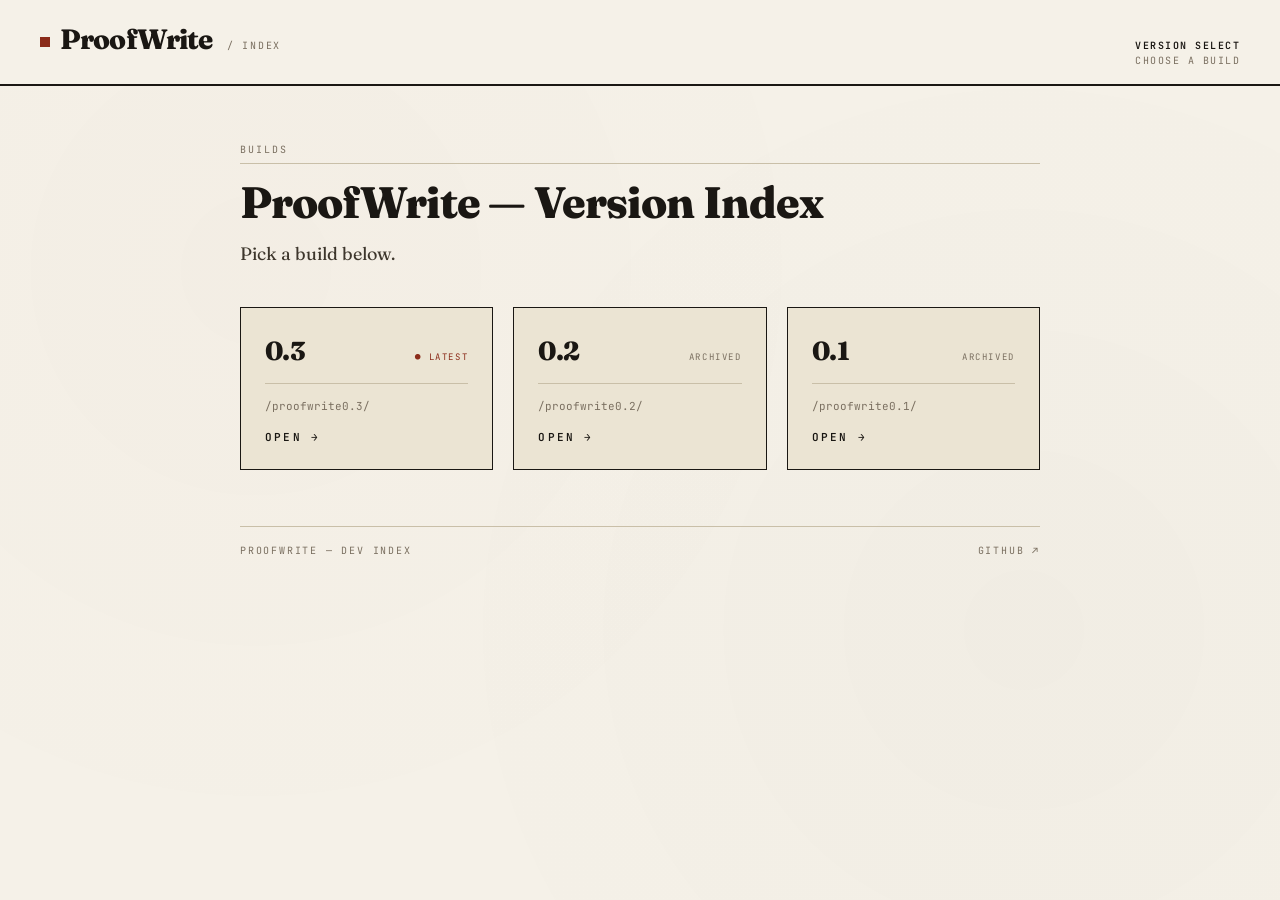
<file: index.html>
<!DOCTYPE html>
<html lang="en">
<head>
  <meta charset="UTF-8">
  <meta name="viewport" content="width=device-width, initial-scale=1.0">
  <title>ProofWrite &mdash; Version Index</title>

  <!-- Match the fonts used by the actual app -->
  <link rel="preconnect" href="https://fonts.googleapis.com">
  <link rel="preconnect" href="https://fonts.gstatic.com" crossorigin>
  <link href="https://fonts.googleapis.com/css2?family=Fraunces:opsz,wght@9..144,400;9..144,800&family=Inter+Tight:wght@400;500;600&family=JetBrains+Mono:wght@400;600&display=swap" rel="stylesheet">

  <style>
    /* ---- Tokens copied from shared.css so this page stays self-contained ---- */
    :root {
      --paper: #f5f1e8;
      --paper-deep: #ebe4d3;
      --ink: #1a1713;
      --ink-soft: #3d362c;
      --ink-muted: #7a6f60;
      --rule: #c9bfa8;
      --accent: #8b2c1a;
    }

    * { box-sizing: border-box; margin: 0; padding: 0; }

    html, body {
      background: var(--paper);
      color: var(--ink);
      font-family: 'Inter Tight', sans-serif;
      font-size: 15px;
      line-height: 1.5;
      min-height: 100vh;
    }

    /* Same paper-grain atmosphere as the app */
    body::before {
      content: "";
      position: fixed;
      inset: 0;
      pointer-events: none;
      background-image:
        radial-gradient(circle at 20% 30%, rgba(139,44,26,0.015) 0%, transparent 50%),
        radial-gradient(circle at 80% 70%, rgba(26,23,19,0.02) 0%, transparent 50%);
      z-index: 0;
    }

    /* ---- Masthead, mirroring the shared one ---- */
    .masthead {
      border-bottom: 2px solid var(--ink);
      padding: 18px 40px 16px;
      display: flex;
      align-items: baseline;
      justify-content: space-between;
      background: var(--paper);
      position: relative;
      z-index: 2;
    }
    .brand {
      font-family: 'Fraunces', serif;
      font-weight: 800;
      font-size: 28px;
      letter-spacing: -0.03em;
      display: flex;
      align-items: baseline;
      gap: 10px;
      color: var(--ink);
      text-decoration: none;
    }
    .brand .mark {
      display: inline-block;
      width: 10px;
      height: 10px;
      background: var(--accent);
      transform: translateY(-2px);
    }
    .brand .sub {
      font-family: 'JetBrains Mono', monospace;
      font-size: 10px;
      font-weight: 400;
      text-transform: uppercase;
      letter-spacing: 0.18em;
      color: var(--ink-muted);
      margin-left: 4px;
    }
    .masthead-meta {
      font-family: 'JetBrains Mono', monospace;
      font-size: 10px;
      text-transform: uppercase;
      letter-spacing: 0.15em;
      color: var(--ink-muted);
      text-align: right;
    }
    .masthead-meta strong { color: var(--ink); font-weight: 600; }

    /* ---- Page body ---- */
    main {
      max-width: 880px;
      margin: 0 auto;
      padding: 56px 40px 80px;
      position: relative;
      z-index: 1;
    }

    .eyebrow {
      font-family: 'JetBrains Mono', monospace;
      font-size: 10px;
      text-transform: uppercase;
      letter-spacing: 0.2em;
      color: var(--ink-muted);
      margin-bottom: 14px;
      padding-bottom: 6px;
      border-bottom: 1px solid var(--rule);
    }

    h1 {
      font-family: 'Fraunces', serif;
      font-weight: 800;
      font-size: 44px;
      line-height: 1.1;
      letter-spacing: -0.02em;
      margin-bottom: 14px;
    }

    .lede {
      font-family: 'Fraunces', serif;
      font-weight: 400;
      font-size: 18px;
      color: var(--ink-soft);
      max-width: 60ch;
      margin-bottom: 40px;
    }

    /* ---- Version cards ----
       Using auto-fit + minmax is the classic responsive-grid pattern:
       columns auto-arrange (3 on desktop, 2 on tablet, 1 on phone)
       without writing any media queries. Each card never goes
       narrower than 220px before wrapping. */
    .versions {
      display: grid;
      grid-template-columns: repeat(auto-fit, minmax(220px, 1fr));
      gap: 20px;
    }

    .version-card {
      display: block;
      text-decoration: none;
      color: var(--ink);
      background: var(--paper-deep);
      border: 1px solid var(--ink);
      padding: 24px;
      transition: transform 120ms ease, background 120ms ease, box-shadow 120ms ease;
      position: relative;
    }
    .version-card:hover {
      background: var(--paper);
      transform: translate(-2px, -2px);
      box-shadow: 4px 4px 0 var(--ink);
    }

    .card-head {
      display: flex;
      align-items: baseline;
      justify-content: space-between;
      margin-bottom: 14px;
      padding-bottom: 12px;
      border-bottom: 1px solid var(--rule);
    }
    .card-version {
      font-family: 'Fraunces', serif;
      font-weight: 800;
      font-size: 26px;
      letter-spacing: -0.02em;
    }
    .card-tag {
      font-family: 'JetBrains Mono', monospace;
      font-size: 9px;
      text-transform: uppercase;
      letter-spacing: 0.18em;
      color: var(--ink-muted);
    }
    .card-tag.latest { color: var(--accent); }

    .card-path {
      font-family: 'JetBrains Mono', monospace;
      font-size: 11px;
      color: var(--ink-muted);
      margin-bottom: 8px;
    }
    .card-arrow {
      font-family: 'JetBrains Mono', monospace;
      font-size: 11px;
      font-weight: 600;
      text-transform: uppercase;
      letter-spacing: 0.2em;
      color: var(--ink);
      margin-top: 14px;
    }
    .version-card:hover .card-arrow { color: var(--accent); }

    /* ---- Footer ---- */
    footer {
      margin-top: 56px;
      padding-top: 16px;
      border-top: 1px solid var(--rule);
      font-family: 'JetBrains Mono', monospace;
      font-size: 10px;
      text-transform: uppercase;
      letter-spacing: 0.18em;
      color: var(--ink-muted);
      display: flex;
      justify-content: space-between;
    }
    footer a { color: var(--ink-muted); text-decoration: none; border-bottom: 1px solid transparent; }
    footer a:hover { color: var(--ink); border-bottom-color: var(--ink); }

    @media (max-width: 640px) {
      .masthead { padding: 14px 20px; }
      main { padding: 32px 20px 60px; }
      h1 { font-size: 34px; }
    }
  </style>
</head>
<body>

  <header class="masthead">
    <a href="./" class="brand">
      <span class="mark"></span>
      ProofWrite
      <span class="sub">/ index</span>
    </a>
    <div class="masthead-meta">
      <strong>Version Select</strong><br>
      Choose a build
    </div>
  </header>

  <main>
    <div class="eyebrow">Builds</div>
    <h1>ProofWrite &mdash; Version Index</h1>
    <p class="lede">Pick a build below.</p>

    <div class="versions">
      <a class="version-card" href="./proofwrite0.3/">
        <div class="card-head">
          <div class="card-version">0.3</div>
          <div class="card-tag latest">&#9679; Latest</div>
        </div>
        <div class="card-path">/proofwrite0.3/</div>
        <div class="card-arrow">Open &rarr;</div>
      </a>

      <a class="version-card" href="./proofwrite0.2/">
        <div class="card-head">
          <div class="card-version">0.2</div>
          <div class="card-tag">Archived</div>
        </div>
        <div class="card-path">/proofwrite0.2/</div>
        <div class="card-arrow">Open &rarr;</div>
      </a>

      <a class="version-card" href="./proofwrite0.1/">
        <div class="card-head">
          <div class="card-version">0.1</div>
          <div class="card-tag">Archived</div>
        </div>
        <div class="card-path">/proofwrite0.1/</div>
        <div class="card-arrow">Open &rarr;</div>
      </a>
    </div>

    <footer>
      <span>ProofWrite &mdash; Dev Index</span>
      <a href="https://github.com/Arnav1x/ProofWrite">github &#8599;</a>
    </footer>
  </main>

</body>
</html>
</file>
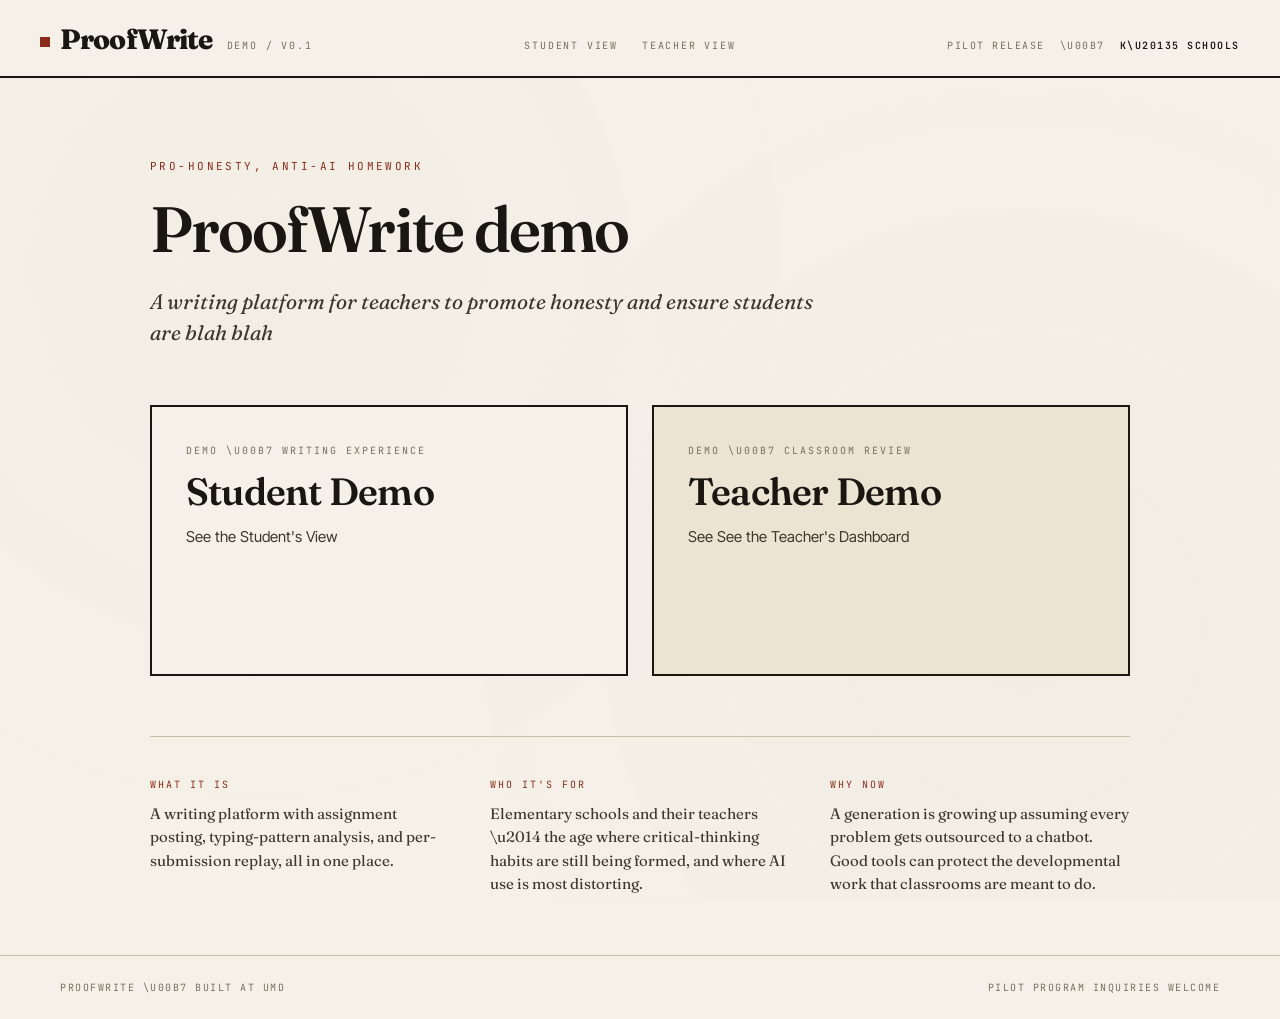
<file: proofwrite0.2/index.html>
<!DOCTYPE html>
<html lang="en">
<head>
<meta charset="UTF-8" />
<meta name="viewport" content="width=device-width, initial-scale=1.0" />
<title>ProofWrite \u2014 Pro Honesty, Anti-AI Homework</title>
<link rel="preconnect" href="https://fonts.googleapis.com">
<link rel="preconnect" href="https://fonts.gstatic.com" crossorigin>
<link href="https://fonts.googleapis.com/css2?family=Fraunces:ital,opsz,wght@0,9..144,400;0,9..144,600;0,9..144,800;1,9..144,400&family=JetBrains+Mono:wght@400;600&family=Inter+Tight:wght@400;500;600&display=swap" rel="stylesheet">
<link rel="stylesheet" href="css/shared.css">
<style>
  /* ===== Home page layout ===== */
  /* Page-specific styles live in <style> here rather than a
     separate home.css because this page is small enough that
     the added complexity of a new file isn't worth it. If this
     grows, the classic move is to extract it into css/home.css. */

  .home {
    position: relative;
    z-index: 1;
    min-height: calc(100vh - 73px);
    display: flex;
    flex-direction: column;
  }

  .hero {
    max-width: 1100px;
    margin: 0 auto;
    padding: 80px 60px 40px;
    width: 100%;
    flex: 1;
    display: flex;
    flex-direction: column;
    justify-content: center;
  }

  .eyebrow {
    font-family: 'JetBrains Mono', monospace;
    font-size: 11px;
    text-transform: uppercase;
    letter-spacing: 0.22em;
    color: var(--accent);
    margin-bottom: 20px;
  }

  .hero-title {
    font-family: 'Fraunces', serif;
    font-weight: 600;
    font-size: 64px;
    line-height: 1.05;
    letter-spacing: -0.03em;
    margin-bottom: 24px;
    max-width: 900px;
  }
  .hero-title em {
    font-style: italic;
    color: var(--accent);
  }

  .hero-lede {
    font-family: 'Fraunces', serif;
    font-size: 21px;
    line-height: 1.5;
    color: var(--ink-soft);
    max-width: 680px;
    margin-bottom: 56px;
    font-style: italic;
  }

  /* ===== Big demo buttons ===== */
  /* Two large cards side-by-side on desktop, stacked on mobile.
     CSS Grid with a two-column template is the classic way to
     build equal-width side-by-side cards that stack responsively. */

  .demo-choices {
    display: grid;
    grid-template-columns: 1fr 1fr;
    gap: 24px;
    margin-bottom: 60px;
  }

  .demo-card {
    display: block;
    text-decoration: none;
    color: var(--ink);
    padding: 36px 34px 30px;
    border: 2px solid var(--ink);
    background: var(--paper);
    position: relative;
    overflow: hidden;
    transition: transform 180ms ease, box-shadow 180ms ease, background 180ms ease;
  }
  .demo-card:hover {
    transform: translate(-3px, -3px);
    box-shadow: 6px 6px 0 var(--ink);
    background: var(--paper);
  }
  .demo-card:active {
    transform: translate(0, 0);
    box-shadow: 0 0 0 var(--ink);
  }

  .demo-card-tag {
    font-family: 'JetBrains Mono', monospace;
    font-size: 10px;
    text-transform: uppercase;
    letter-spacing: 0.2em;
    color: var(--ink-muted);
    margin-bottom: 14px;
  }

  .demo-card-title {
    font-family: 'Fraunces', serif;
    font-weight: 600;
    font-size: 38px;
    line-height: 1.05;
    letter-spacing: -0.02em;
    margin-bottom: 14px;
  }

  .demo-card-desc {
    font-size: 15px;
    line-height: 1.5;
    color: var(--ink-soft);
    margin-bottom: 28px;
    min-height: 68px;
  }

  .demo-card-cta {
    font-family: 'JetBrains Mono', monospace;
    font-size: 11px;
    font-weight: 600;
    text-transform: uppercase;
    letter-spacing: 0.2em;
    color: var(--accent);
    display: inline-flex;
    align-items: center;
    gap: 8px;
  }
  .demo-card-cta .arrow {
    transition: transform 180ms ease;
  }
  .demo-card:hover .demo-card-cta .arrow {
    transform: translateX(6px);
  }

  /* Subtle accent on the student card vs teacher card so they
     feel distinct without competing */
  .demo-card.student {
    background: var(--paper);
  }
  .demo-card.teacher {
    background: var(--paper-deep);
  }

  /* ===== Context strip below the buttons ===== */
  /* Three-column "what/who/why" grid. This is a very common
     pattern on product home pages — a short three-up block
     below the hero. Kept deliberately plain so it does not
     compete with the two primary buttons above. */

  .context-strip {
    border-top: 1px solid var(--rule);
    padding: 40px 0 20px;
    display: grid;
    grid-template-columns: repeat(3, 1fr);
    gap: 40px;
  }

  .context-item-label {
    font-family: 'JetBrains Mono', monospace;
    font-size: 10px;
    text-transform: uppercase;
    letter-spacing: 0.2em;
    color: var(--accent);
    margin-bottom: 10px;
  }
  .context-item-body {
    font-family: 'Fraunces', serif;
    font-size: 15px;
    line-height: 1.55;
    color: var(--ink-soft);
  }

  /* ===== Footer ===== */

  .home-footer {
    padding: 24px 60px;
    border-top: 1px solid var(--rule);
    font-family: 'JetBrains Mono', monospace;
    font-size: 10px;
    text-transform: uppercase;
    letter-spacing: 0.15em;
    color: var(--ink-muted);
    display: flex;
    justify-content: space-between;
    align-items: center;
  }

  /* ===== Responsive ===== */
  @media (max-width: 800px) {
    .hero { padding: 48px 28px 28px; }
    .hero-title { font-size: 42px; }
    .hero-lede { font-size: 17px; margin-bottom: 36px; }
    .demo-choices { grid-template-columns: 1fr; gap: 16px; }
    .demo-card { padding: 28px 24px 24px; }
    .demo-card-title { font-size: 30px; }
    .demo-card-desc { min-height: 0; }
    .context-strip { grid-template-columns: 1fr; gap: 24px; padding: 32px 0 16px; }
    .home-footer { padding: 20px 28px; flex-direction: column; gap: 8px; align-items: flex-start; }
  }
</style>
</head>
<body>

<header class="masthead">
  <a href="index.html" class="brand">
    <span class="mark"></span>
    ProofWrite
    <span class="sub">Demo / v0.1</span>
  </a>
  <nav class="masthead-nav">
    <a href="student.html">Student View</a>
    <a href="teacher.html">Teacher View</a>
  </nav>
  <div class="masthead-meta">
    Pilot Release &nbsp;\u00b7&nbsp; <strong>K\u20135 Schools</strong>
  </div>
</header>

<main class="home">

  <section class="hero">
    <div class="eyebrow">Pro-Honesty, Anti-AI Homework</div>
    <h1 class="hero-title">
      ProofWrite demo
    </h1>
    <p class="hero-lede">
     A writing platform for teachers to promote honesty and ensure students are blah blah 

    </p>

    <div class="demo-choices">

      <a class="demo-card student" href="student.html">
        <div class="demo-card-tag">Demo \u00b7 Writing Experience</div>
        <div class="demo-card-title">Student Demo</div>
        <div class="demo-card-desc">
          See the Student's View 
        </div>
        <div class="demo-card-cta">
        </div>
      </a>

      <a class="demo-card teacher" href="teacher.html">
        <div class="demo-card-tag">Demo \u00b7 Classroom Review</div>
        <div class="demo-card-title">Teacher Demo</div>
        <div class="demo-card-desc">See 
          See the Teacher's Dashboard
        </div>
        <div class="demo-card-cta">
        </div>
      </a>

    </div>

    <div class="context-strip">
      <div>
        <div class="context-item-label">What it is</div>
        <div class="context-item-body">
          A writing platform with assignment posting, typing-pattern analysis, and per-submission replay, all in one place.
        </div>
      </div>
      <div>
        <div class="context-item-label">Who it's for</div>
        <div class="context-item-body">
          Elementary schools and their teachers \u2014 the age where critical-thinking habits are still being formed, and where AI use is most distorting.
        </div>
      </div>
      <div>
        <div class="context-item-label">Why now</div>
        <div class="context-item-body">
          A generation is growing up assuming every problem gets outsourced to a chatbot. Good tools can protect the developmental work that classrooms are meant to do.
        </div>
      </div>
    </div>
  </section>

  <footer class="home-footer">
    <span>ProofWrite \u00b7 Built at UMD</span>
    <span>Pilot program inquiries welcome</span>
  </footer>
</main>

</body>
</html>
</file>
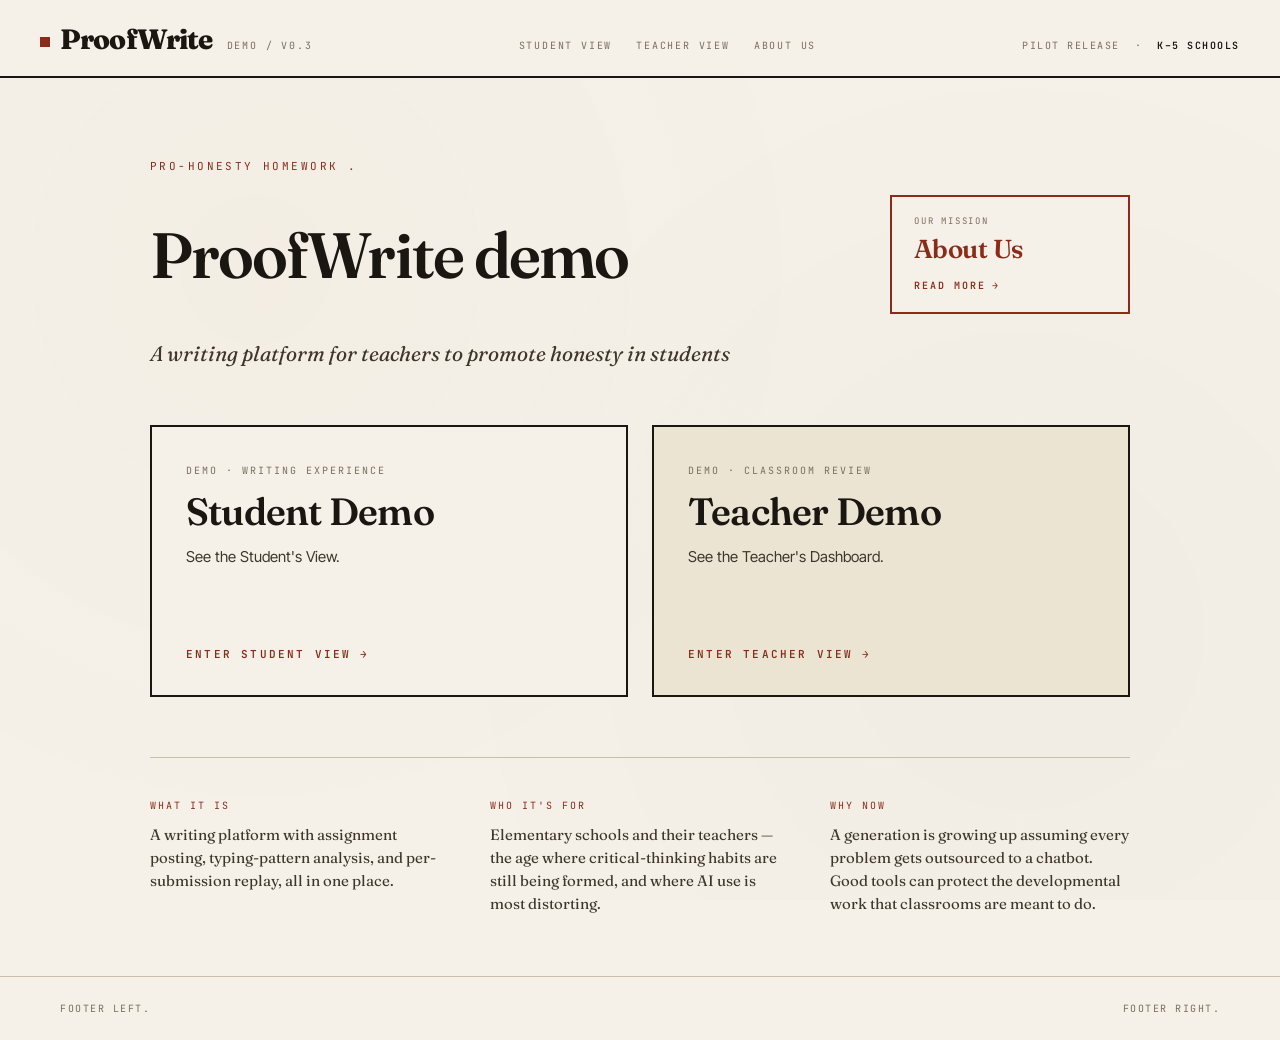
<file: proofwrite0.3/index.html>
<!DOCTYPE html>
<html lang="en">
<head>
<meta charset="UTF-8" />
<meta name="viewport" content="width=device-width, initial-scale=1.0" />
<title>ProofWrite</title>
<link rel="preconnect" href="https://fonts.googleapis.com">
<link rel="preconnect" href="https://fonts.gstatic.com" crossorigin>
<link href="https://fonts.googleapis.com/css2?family=Fraunces:ital,opsz,wght@0,9..144,400;0,9..144,600;0,9..144,800;1,9..144,400&family=JetBrains+Mono:wght@400;600&family=Inter+Tight:wght@400;500;600&display=swap" rel="stylesheet">
<link rel="stylesheet" href="css/shared.css">
<style>
  .home {
    position: relative;
    z-index: 1;
    min-height: calc(100vh - 73px);
    display: flex;
    flex-direction: column;
  }

  .hero {
    max-width: 1100px;
    margin: 0 auto;
    padding: 80px 60px 40px;
    width: 100%;
    flex: 1;
    display: flex;
    flex-direction: column;
    justify-content: center;
  }

  .eyebrow {
    font-family: 'JetBrains Mono', monospace;
    font-size: 11px;
    text-transform: uppercase;
    letter-spacing: 0.22em;
    color: var(--accent);
    margin-bottom: 20px;
  }

  /* Title row — title on the left, About Us card on the right.
     The flex container lets the title and the About card sit at
     the same vertical level, with the About card visually anchored
     to the right edge of the hero column. */
  .hero-header {
    display: flex;
    align-items: center;
    gap: 40px;
    margin-bottom: 24px;
  }

  .hero-title {
    font-family: 'Fraunces', serif;
    font-weight: 600;
    font-size: 64px;
    line-height: 1.05;
    letter-spacing: -0.03em;
    margin-bottom: 0;
    flex: 1;
  }
  .hero-title em {
    font-style: italic;
    color: var(--accent);
  }

  /* About Us — accent-bordered card next to the title.
     Smaller than the two demo cards below so it doesn't pull
     attention away from them, but uses the brick-red accent
     color to be unmistakably interactive. */
  .about-card {
    flex-shrink: 0;
    display: block;
    text-decoration: none;
    color: var(--accent);
    background: var(--paper);
    border: 2px solid var(--accent);
    padding: 18px 22px 16px;
    width: 240px;
    transition: transform 160ms ease, box-shadow 160ms ease,
                background 160ms ease, color 160ms ease;
  }
  .about-card:hover {
    transform: translate(-3px, -3px);
    box-shadow: 6px 6px 0 var(--accent);
    background: var(--accent);
    color: var(--paper);
  }
  .about-card:active {
    transform: translate(0, 0);
    box-shadow: 0 0 0 var(--accent);
  }

  .about-card-tag {
    font-family: 'JetBrains Mono', monospace;
    font-size: 9px;
    text-transform: uppercase;
    letter-spacing: 0.2em;
    color: var(--ink-muted);
    margin-bottom: 8px;
    transition: color 160ms ease, opacity 160ms ease;
  }
  .about-card:hover .about-card-tag { color: var(--paper); opacity: 0.8; }

  .about-card-title {
    font-family: 'Fraunces', serif;
    font-weight: 600;
    font-size: 26px;
    line-height: 1.05;
    letter-spacing: -0.02em;
    margin-bottom: 10px;
  }

  .about-card-cta {
    font-family: 'JetBrains Mono', monospace;
    font-size: 10px;
    font-weight: 600;
    text-transform: uppercase;
    letter-spacing: 0.2em;
    display: inline-flex;
    align-items: center;
    gap: 6px;
  }
  .about-card-cta .arrow {
    transition: transform 160ms ease;
  }
  .about-card:hover .about-card-cta .arrow {
    transform: translateX(4px);
  }

  .hero-lede {
    font-family: 'Fraunces', serif;
    font-size: 21px;
    line-height: 1.5;
    color: var(--ink-soft);
    max-width: 680px;
    margin-bottom: 56px;
    font-style: italic;
  }

  .demo-choices {
    display: grid;
    grid-template-columns: 1fr 1fr;
    gap: 24px;
    margin-bottom: 60px;
  }

  .demo-card {
    display: block;
    text-decoration: none;
    color: var(--ink);
    padding: 36px 34px 30px;
    border: 2px solid var(--ink);
    background: var(--paper);
    position: relative;
    overflow: hidden;
    transition: transform 180ms ease, box-shadow 180ms ease, background 180ms ease;
  }
  .demo-card:hover {
    transform: translate(-3px, -3px);
    box-shadow: 6px 6px 0 var(--ink);
    background: var(--paper);
  }
  .demo-card:active {
    transform: translate(0, 0);
    box-shadow: 0 0 0 var(--ink);
  }

  .demo-card-tag {
    font-family: 'JetBrains Mono', monospace;
    font-size: 10px;
    text-transform: uppercase;
    letter-spacing: 0.2em;
    color: var(--ink-muted);
    margin-bottom: 14px;
  }

  .demo-card-title {
    font-family: 'Fraunces', serif;
    font-weight: 600;
    font-size: 38px;
    line-height: 1.05;
    letter-spacing: -0.02em;
    margin-bottom: 14px;
  }

  .demo-card-desc {
    font-size: 15px;
    line-height: 1.5;
    color: var(--ink-soft);
    margin-bottom: 28px;
    min-height: 68px;
  }

  .demo-card-cta {
    font-family: 'JetBrains Mono', monospace;
    font-size: 11px;
    font-weight: 600;
    text-transform: uppercase;
    letter-spacing: 0.2em;
    color: var(--accent);
    display: inline-flex;
    align-items: center;
    gap: 8px;
  }
  .demo-card-cta .arrow {
    transition: transform 180ms ease;
  }
  .demo-card:hover .demo-card-cta .arrow {
    transform: translateX(6px);
  }

  .demo-card.student { background: var(--paper); }
  .demo-card.teacher { background: var(--paper-deep); }

  .context-strip {
    border-top: 1px solid var(--rule);
    padding: 40px 0 20px;
    display: grid;
    grid-template-columns: repeat(3, 1fr);
    gap: 40px;
  }

  .context-item-label {
    font-family: 'JetBrains Mono', monospace;
    font-size: 10px;
    text-transform: uppercase;
    letter-spacing: 0.2em;
    color: var(--accent);
    margin-bottom: 10px;
  }
  .context-item-body {
    font-family: 'Fraunces', serif;
    font-size: 15px;
    line-height: 1.55;
    color: var(--ink-soft);
  }

  .home-footer {
    padding: 24px 60px;
    border-top: 1px solid var(--rule);
    font-family: 'JetBrains Mono', monospace;
    font-size: 10px;
    text-transform: uppercase;
    letter-spacing: 0.15em;
    color: var(--ink-muted);
    display: flex;
    justify-content: space-between;
    align-items: center;
  }

  @media (max-width: 800px) {
    .hero { padding: 48px 28px 28px; }
    .hero-header {
      flex-direction: column;
      align-items: flex-start;
      gap: 24px;
      margin-bottom: 20px;
    }
    .hero-title { font-size: 42px; }
    .about-card { width: 100%; }
    .hero-lede { font-size: 17px; margin-bottom: 36px; }
    .demo-choices { grid-template-columns: 1fr; gap: 16px; }
    .demo-card { padding: 28px 24px 24px; }
    .demo-card-title { font-size: 30px; }
    .demo-card-desc { min-height: 0; }
    .context-strip { grid-template-columns: 1fr; gap: 24px; padding: 32px 0 16px; }
    .home-footer { padding: 20px 28px; flex-direction: column; gap: 8px; align-items: flex-start; }
  }
</style>
</head>
<body>

<header class="masthead">
  <a href="index.html" class="brand">
    <span class="mark"></span>
    ProofWrite
    <span class="sub">Demo / v0.3</span>
  </a>
  <nav class="masthead-nav">
    <a href="student.html">Student View</a>
    <a href="teacher.html">Teacher View</a>
    <a href="about.html">About Us</a>
  </nav>
  <div class="masthead-meta">
    Pilot Release &nbsp;&middot;&nbsp; <strong>K&ndash;5 Schools</strong>
  </div>
</header>

<main class="home">

  <section class="hero">
    <div class="eyebrow">Pro-Honesty Homework
.</div>

    <div class="hero-header">
      <h1 class="hero-title">
        ProofWrite demo
      </h1>

      <a class="about-card" href="about.html">
        <div class="about-card-tag">Our Mission</div>
        <div class="about-card-title">About Us</div>
        <div class="about-card-cta">
          Read more <span class="arrow">&rarr;</span>
        </div>
      </a>
    </div>

    <p class="hero-lede">
      A writing platform for teachers to promote honesty in students 
    </p>

    <div class="demo-choices">

      <a class="demo-card student" href="student.html">
        <div class="demo-card-tag">Demo &middot; Writing Experience</div>
        <div class="demo-card-title">Student Demo</div>
        <div class="demo-card-desc">
          See the Student's View.
        </div>
        <div class="demo-card-cta">
          Enter Student View <span class="arrow">&rarr;</span>
        </div>
      </a>

      <a class="demo-card teacher" href="teacher.html">
        <div class="demo-card-tag">Demo &middot; Classroom Review</div>
        <div class="demo-card-title">Teacher Demo</div>
        <div class="demo-card-desc">
          See the Teacher's Dashboard.
        </div>
        <div class="demo-card-cta">
          Enter Teacher View <span class="arrow">&rarr;</span>
        </div>
      </a>

    </div>

    <div class="context-strip">
      <div>
        <div class="context-item-label">What it is</div>
        <div class="context-item-body">
          A writing platform with assignment posting, typing-pattern analysis, and per-submission replay, all in one place.
        </div>
      </div>
      <div>
        <div class="context-item-label">Who it's for</div>
        <div class="context-item-body">
          Elementary schools and their teachers &mdash; the age where critical-thinking habits are still being formed, and where AI use is most distorting.
        </div>
      </div>
      <div>
        <div class="context-item-label">Why now</div>
        <div class="context-item-body">
          A generation is growing up assuming every problem gets outsourced to a chatbot. Good tools can protect the developmental work that classrooms are meant to do.
        </div>
      </div>
    </div>
  </section>

  <footer class="home-footer">
    <span>Footer left.</span>
    <span>Footer right.</span>
  </footer>
</main>

</body>
</html>
</file>
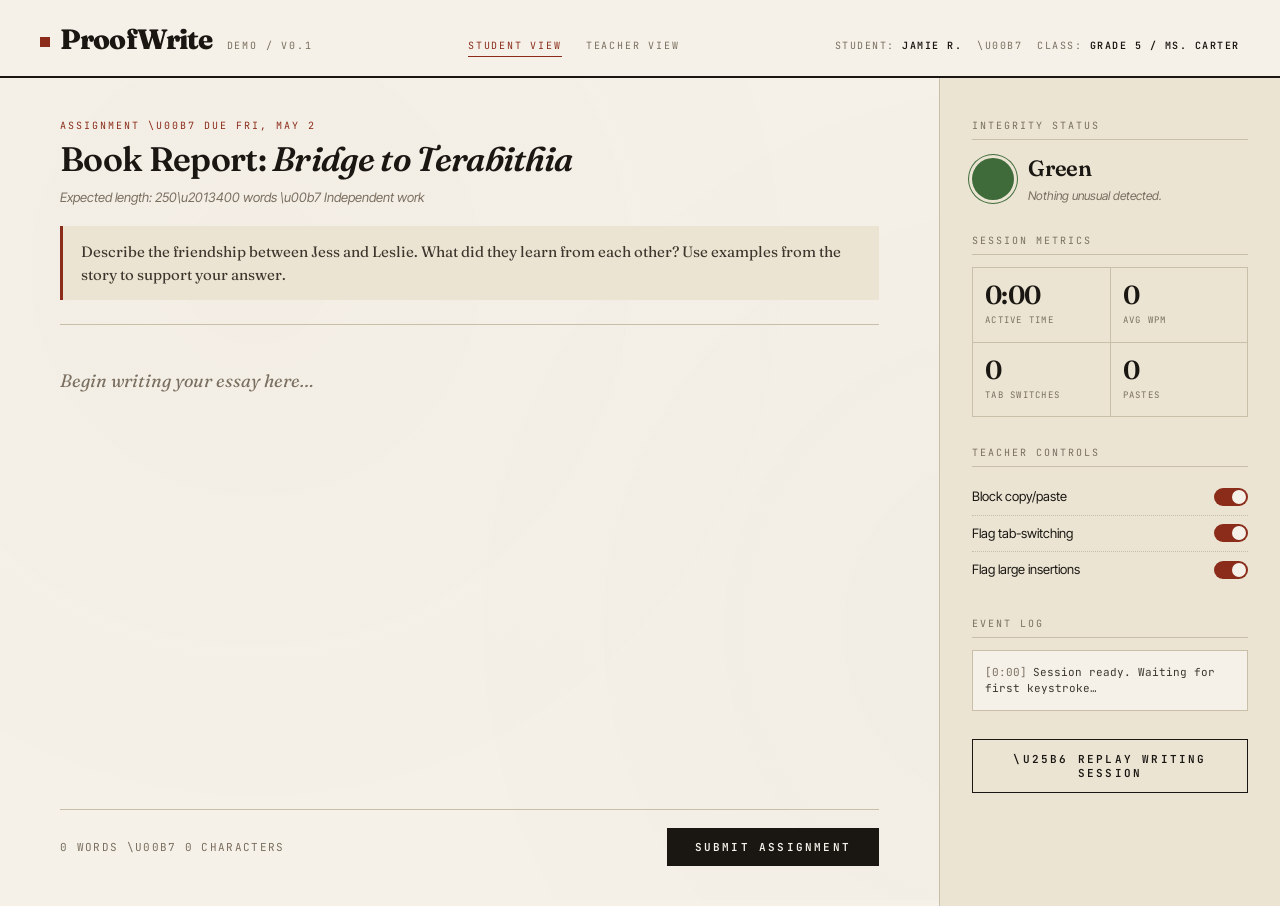
<file: student.html>
<!DOCTYPE html>
<html lang="en">
<head>
<meta charset="UTF-8" />
<meta name="viewport" content="width=device-width, initial-scale=1.0" />
<title>ProofWrite \u2014 Student Editor</title>
<link rel="preconnect" href="https://fonts.googleapis.com">
<link rel="preconnect" href="https://fonts.gstatic.com" crossorigin>
<link href="https://fonts.googleapis.com/css2?family=Fraunces:ital,opsz,wght@0,9..144,400;0,9..144,600;0,9..144,800;1,9..144,400&family=JetBrains+Mono:wght@400;600&family=Inter+Tight:wght@400;500;600&display=swap" rel="stylesheet">
<link rel="stylesheet" href="css/shared.css">
<link rel="stylesheet" href="css/student.css">
</head>
<body>

<header class="masthead">
  <a href="student.html" class="brand">
    <span class="mark"></span>
    ProofWrite
    <span class="sub">Demo / v0.1</span>
  </a>
  <nav class="masthead-nav">
    <a href="student.html" class="active">Student View</a>
    <a href="teacher.html">Teacher View</a>
  </nav>
  <div class="masthead-meta">
    Student: <strong>Jamie R.</strong> &nbsp;\u00b7&nbsp; Class: <strong>Grade 5 / Ms. Carter</strong>
  </div>
</header>

<main class="workspace">
  <section class="editor-col">
    <div class="assignment-header">
      <div class="assignment-label">Assignment \u00b7 Due Fri, May 2</div>
      <h1 class="assignment-title">Book Report: <em>Bridge to Terabithia</em></h1>
      <div class="assignment-meta">Expected length: 250\u2013400 words \u00b7 Independent work</div>
      <div class="assignment-prompt">
        Describe the friendship between Jess and Leslie. What did they learn from each other? Use examples from the story to support your answer.
      </div>
    </div>

    <div id="editor" class="editor" contenteditable="true" spellcheck="true" autocomplete="off"></div>

    <div class="editor-footer">
      <div><span id="word-count">0</span> words \u00b7 <span id="char-count">0</span> characters</div>
      <button class="btn" id="submit-btn">Submit Assignment</button>
    </div>
  </section>

  <aside class="sidebar">
    <div>
      <div class="side-section-title">Integrity Status</div>
      <div class="flag-display">
        <div id="flag-dot" class="flag-dot"></div>
        <div>
          <div id="flag-label" class="flag-label">Green</div>
          <div id="flag-desc" class="flag-desc">Nothing unusual detected.</div>
        </div>
      </div>
    </div>

    <div>
      <div class="side-section-title">Session Metrics</div>
      <div class="metrics">
        <div class="metric">
          <div class="metric-value" id="m-active">0:00</div>
          <div class="metric-label">Active Time</div>
        </div>
        <div class="metric">
          <div class="metric-value" id="m-wpm">0</div>
          <div class="metric-label">Avg WPM</div>
        </div>
        <div class="metric">
          <div class="metric-value" id="m-blurs">0</div>
          <div class="metric-label">Tab Switches</div>
        </div>
        <div class="metric">
          <div class="metric-value" id="m-pastes">0</div>
          <div class="metric-label">Pastes</div>
        </div>
      </div>
    </div>

    <div>
      <div class="side-section-title">Teacher Controls</div>
      <div class="toggle-row">
        <label for="t-paste">Block copy/paste</label>
        <div class="toggle on" id="t-paste" data-setting="blockPaste"></div>
      </div>
      <div class="toggle-row">
        <label for="t-tabs">Flag tab-switching</label>
        <div class="toggle on" id="t-tabs" data-setting="flagTabs"></div>
      </div>
      <div class="toggle-row">
        <label for="t-burst">Flag large insertions</label>
        <div class="toggle on" id="t-burst" data-setting="flagBurst"></div>
      </div>
    </div>

    <div>
      <div class="side-section-title">Event Log</div>
      <div class="log" id="log">
        <div class="log-empty">No events yet. Begin typing\u2026</div>
      </div>
    </div>

    <button class="btn btn-ghost" id="review-btn">\u25b6  Replay Writing Session</button>
  </aside>
</main>

<!-- Replay modal -->
<div class="modal-backdrop" id="modal" style="position:fixed;inset:0;background:rgba(26,23,19,0.75);display:none;align-items:center;justify-content:center;z-index:100;padding:40px;">
  <style>
    .modal-backdrop.open { display: flex !important; }
    .modal-inner {
      background: var(--paper);
      width: 100%;
      max-width: 820px;
      max-height: 90vh;
      display: flex;
      flex-direction: column;
      border: 2px solid var(--ink);
    }
    .modal-header-bar {
      display: flex;
      justify-content: space-between;
      align-items: baseline;
      padding: 20px 28px 16px;
      border-bottom: 1px solid var(--rule);
    }
    .modal-title {
      font-family: 'Fraunces', serif;
      font-weight: 600;
      font-size: 24px;
      letter-spacing: -0.01em;
    }
    .modal-title .tag {
      font-family: 'JetBrains Mono', monospace;
      font-size: 10px;
      text-transform: uppercase;
      letter-spacing: 0.18em;
      color: var(--accent);
      margin-right: 10px;
    }
    .modal-close {
      background: none;
      border: none;
      font-size: 22px;
      cursor: pointer;
      color: var(--ink-muted);
      line-height: 1;
    }
    .modal-close:hover { color: var(--ink); }
    .modal-stage {
      padding: 28px;
      flex: 1;
      overflow-y: auto;
    }
    .modal-replay-text {
      font-family: 'Fraunces', serif;
      font-size: 17px;
      line-height: 1.7;
      white-space: pre-wrap;
      min-height: 200px;
      color: var(--ink);
    }
    .modal-replay-text .replay-caret {
      display: inline-block;
      width: 2px;
      height: 1.1em;
      background: var(--accent);
      vertical-align: text-bottom;
      animation: blink 1s steps(2) infinite;
    }
    .modal-replay-text .paste-mark {
      background: var(--highlight);
      padding: 1px 3px;
      border-bottom: 2px solid var(--yellow);
    }
    .modal-controls {
      padding: 16px 28px;
      border-top: 1px solid var(--rule);
      display: flex;
      align-items: center;
      gap: 18px;
      background: var(--paper-deep);
    }
    .modal-controls button.replay-btn {
      background: var(--ink);
      color: var(--paper);
      border: none;
      width: 42px;
      height: 42px;
      cursor: pointer;
      font-size: 14px;
    }
    .modal-controls button.replay-btn:hover { background: var(--accent); }
    .modal-controls .replay-progress {
      flex: 1;
      height: 4px;
      background: var(--rule);
      position: relative;
      cursor: pointer;
    }
    .modal-controls .replay-progress-fill {
      position: absolute;
      top: 0; left: 0;
      height: 100%;
      background: var(--accent);
      width: 0%;
    }
    .modal-controls .replay-time {
      font-family: 'JetBrains Mono', monospace;
      font-size: 11px;
      color: var(--ink-muted);
      min-width: 90px;
      text-align: right;
    }
    .modal-controls .speed-select {
      font-family: 'JetBrains Mono', monospace;
      font-size: 11px;
      background: var(--paper);
      border: 1px solid var(--rule);
      padding: 6px 10px;
      cursor: pointer;
    }
  </style>
  <div class="modal-inner">
    <div class="modal-header-bar">
      <div class="modal-title">
        <span class="tag">Teacher View</span>
        Writing Session Replay
      </div>
      <button class="modal-close" id="modal-close">\u00d7</button>
    </div>
    <div class="modal-stage">
      <div id="replay-text" class="modal-replay-text"></div>
    </div>
    <div class="modal-controls">
      <button class="replay-btn" id="replay-play">\u25b6</button>
      <div class="replay-progress" id="replay-progress">
        <div class="replay-progress-fill" id="replay-fill"></div>
      </div>
      <span class="replay-time" id="replay-time">0:00 / 0:00</span>
      <select class="speed-select" id="replay-speed">
        <option value="0.5">0.5\u00d7</option>
        <option value="1" selected>1\u00d7</option>
        <option value="2">2\u00d7</option>
        <option value="4">4\u00d7</option>
        <option value="8">8\u00d7</option>
        <option value="16">16\u00d7</option>
      </select>
    </div>
  </div>
</div>

<script src="js/student.js"></script>
</body>
</html>
</file>
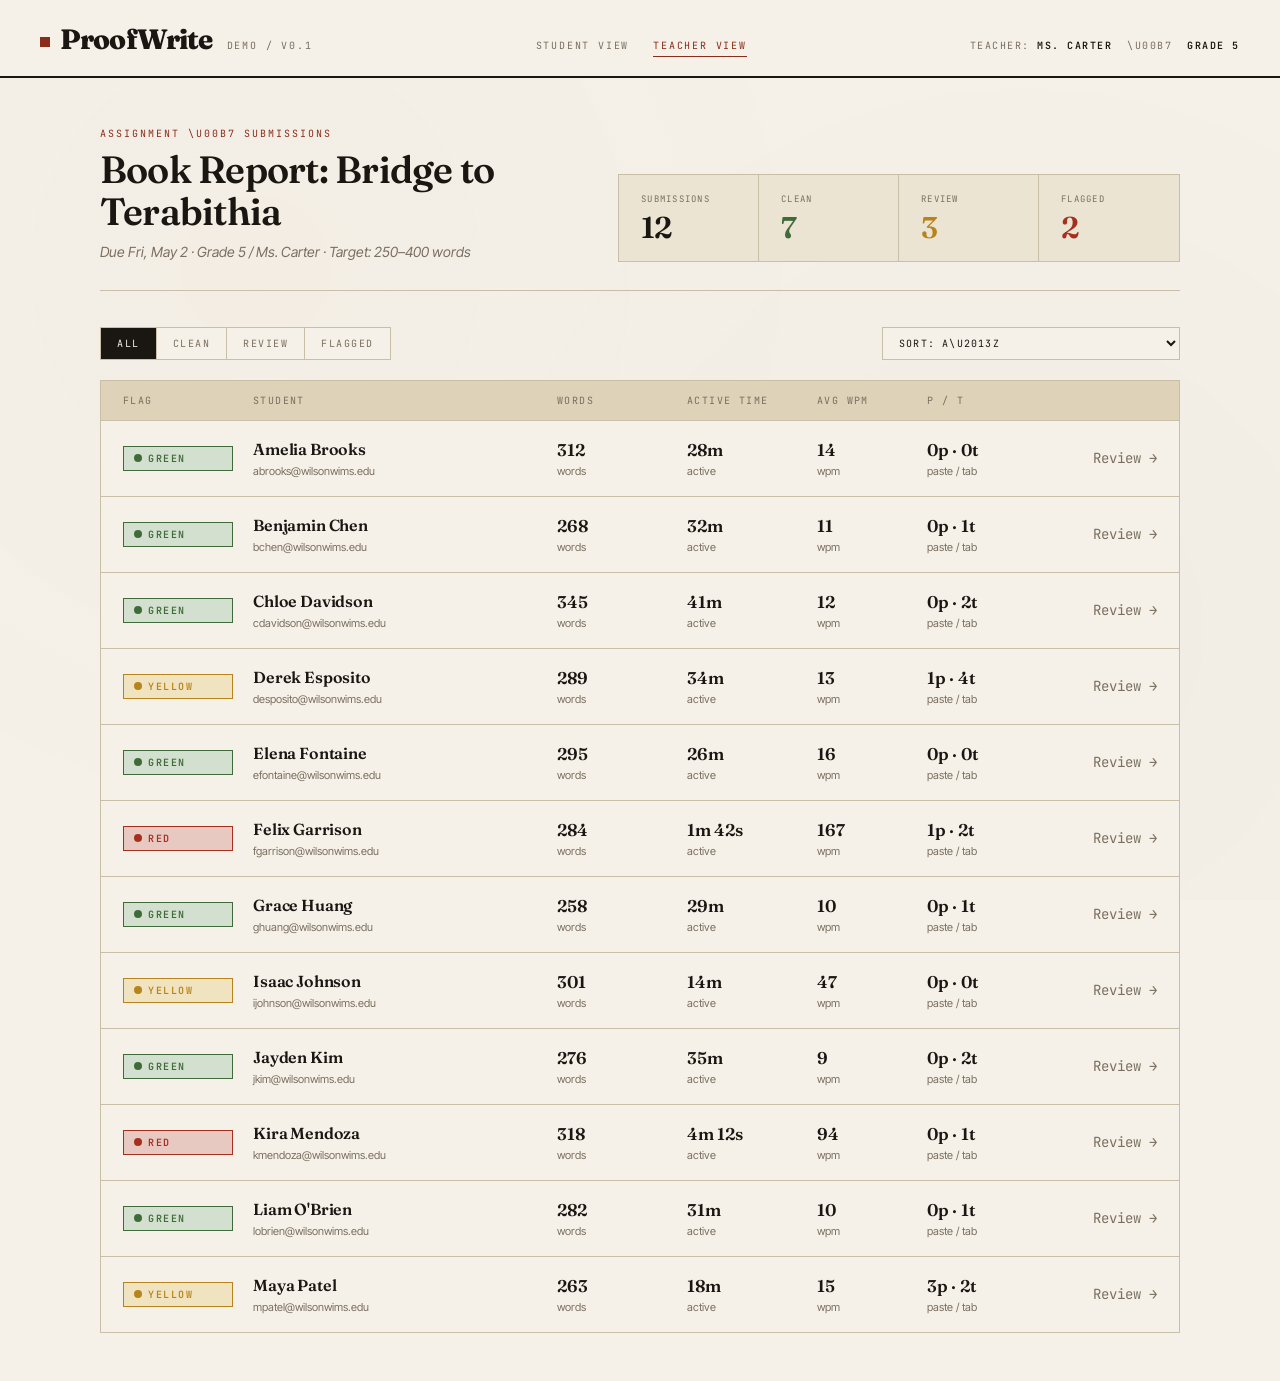
<file: teacher.html>
<!DOCTYPE html>
<html lang="en">
<head>
<meta charset="UTF-8" />
<meta name="viewport" content="width=device-width, initial-scale=1.0" />
<title>ProofWrite \u2014 Class Dashboard</title>
<link rel="preconnect" href="https://fonts.googleapis.com">
<link rel="preconnect" href="https://fonts.gstatic.com" crossorigin>
<link href="https://fonts.googleapis.com/css2?family=Fraunces:ital,opsz,wght@0,9..144,400;0,9..144,600;0,9..144,800;1,9..144,400&family=JetBrains+Mono:wght@400;600&family=Inter+Tight:wght@400;500;600&display=swap" rel="stylesheet">
<link rel="stylesheet" href="css/shared.css">
<link rel="stylesheet" href="css/teacher.css">
</head>
<body>

<header class="masthead">
  <a href="student.html" class="brand">
    <span class="mark"></span>
    ProofWrite
    <span class="sub">Demo / v0.1</span>
  </a>
  <nav class="masthead-nav">
    <a href="student.html">Student View</a>
    <a href="teacher.html" class="active">Teacher View</a>
  </nav>
  <div class="masthead-meta">
    Teacher: <strong>Ms. Carter</strong> &nbsp;\u00b7&nbsp; <strong>Grade 5</strong>
  </div>
</header>

<main class="dashboard">

  <div class="dashboard-header">
    <div>
      <div class="assignment-label">Assignment \u00b7 Submissions</div>
      <h1 id="dashboard-title" class="dashboard-title">Loading\u2026</h1>
      <div id="dashboard-meta" class="dashboard-meta"></div>
    </div>
    <div class="stats-bar">
      <div class="stat">
        <div class="stat-label">Submissions</div>
        <div class="stat-value" id="stat-total">\u2014</div>
      </div>
      <div class="stat green">
        <div class="stat-label">Clean</div>
        <div class="stat-value" id="stat-green">\u2014</div>
      </div>
      <div class="stat yellow">
        <div class="stat-label">Review</div>
        <div class="stat-value" id="stat-yellow">\u2014</div>
      </div>
      <div class="stat red">
        <div class="stat-label">Flagged</div>
        <div class="stat-value" id="stat-red">\u2014</div>
      </div>
    </div>
  </div>

  <div class="filters">
    <div class="filter-group">
      <button class="filter-btn active" data-filter="all">All</button>
      <button class="filter-btn" data-filter="green">Clean</button>
      <button class="filter-btn" data-filter="yellow">Review</button>
      <button class="filter-btn" data-filter="red">Flagged</button>
    </div>
    <select class="sort-select" id="sort-select">
      <option value="name">Sort: A\u2013Z</option>
      <option value="flag">Sort: By Flag (Red First)</option>
      <option value="words">Sort: Words (High \u2192 Low)</option>
      <option value="time">Sort: Active Time (High \u2192 Low)</option>
      <option value="wpm">Sort: WPM (High \u2192 Low)</option>
    </select>
  </div>

  <div class="submissions">
    <div class="submission-row header">
      <div>Flag</div>
      <div>Student</div>
      <div>Words</div>
      <div class="col-time">Active Time</div>
      <div class="col-speed">Avg WPM</div>
      <div class="col-pastes">P / T</div>
      <div></div>
    </div>
    <div id="submissions-body"></div>
  </div>

</main>

<script src="js/sample-data.js"></script>
<script src="js/teacher.js"></script>
</body>
</html>
</file>
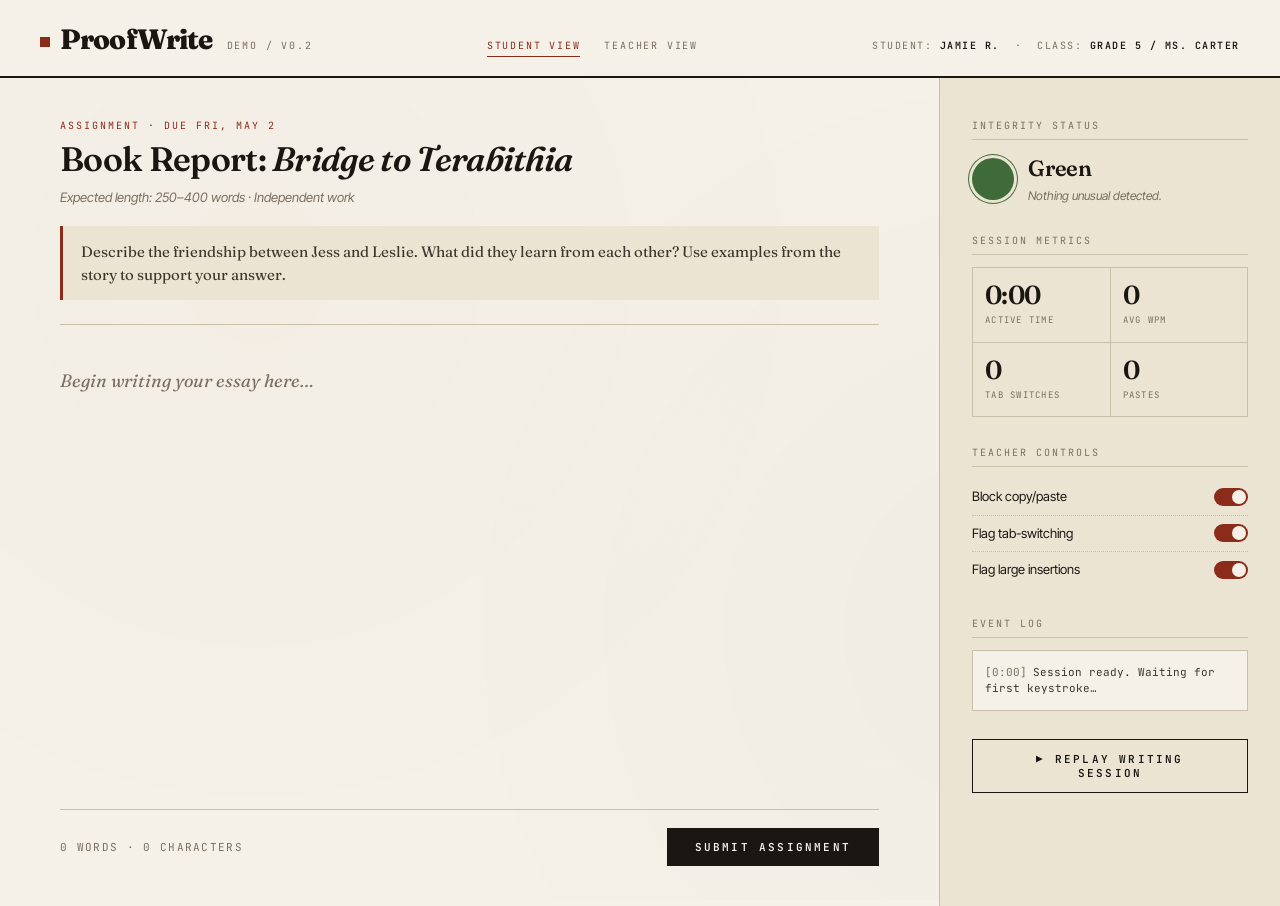
<file: proofwrite0.2/student.html>
<!DOCTYPE html>
<html lang="en">
<head>
<meta charset="UTF-8" />
<meta name="viewport" content="width=device-width, initial-scale=1.0" />
<title>ProofWrite &mdash; Student Editor</title>
<link rel="preconnect" href="https://fonts.googleapis.com">
<link rel="preconnect" href="https://fonts.gstatic.com" crossorigin>
<link href="https://fonts.googleapis.com/css2?family=Fraunces:ital,opsz,wght@0,9..144,400;0,9..144,600;0,9..144,800;1,9..144,400&family=JetBrains+Mono:wght@400;600&family=Inter+Tight:wght@400;500;600&display=swap" rel="stylesheet">
<link rel="stylesheet" href="css/shared.css">
<link rel="stylesheet" href="css/student.css">
</head>
<body>

<header class="masthead">
  <a href="student.html" class="brand">
    <span class="mark"></span>
    ProofWrite
    <span class="sub">Demo / v0.2</span>
  </a>
  <nav class="masthead-nav">
    <a href="student.html" class="active">Student View</a>
    <a href="teacher.html">Teacher View</a>
  </nav>
  <div class="masthead-meta">
    Student: <strong>Jamie R.</strong> &nbsp;&middot;&nbsp; Class: <strong>Grade 5 / Ms. Carter</strong>
  </div>
</header>

<main class="workspace">
  <section class="editor-col">
    <div class="assignment-header">
      <div class="assignment-label">Assignment &middot; Due Fri, May 2</div>
      <h1 class="assignment-title">Book Report: <em>Bridge to Terabithia</em></h1>
      <div class="assignment-meta">Expected length: 250&ndash;400 words &middot; Independent work</div>
      <div class="assignment-prompt">
        Describe the friendship between Jess and Leslie. What did they learn from each other? Use examples from the story to support your answer.
      </div>
    </div>

    <div id="editor" class="editor" contenteditable="true" spellcheck="true" autocomplete="off"></div>

    <div class="editor-footer">
      <div><span id="word-count">0</span> words &middot; <span id="char-count">0</span> characters</div>
      <button class="btn" id="submit-btn">Submit Assignment</button>
    </div>
  </section>

  <aside class="sidebar">
    <div>
      <div class="side-section-title">Integrity Status</div>
      <div class="flag-display">
        <div id="flag-dot" class="flag-dot"></div>
        <div>
          <div id="flag-label" class="flag-label">Green</div>
          <div id="flag-desc" class="flag-desc">Nothing unusual detected.</div>
        </div>
      </div>
    </div>

    <div>
      <div class="side-section-title">Session Metrics</div>
      <div class="metrics">
        <div class="metric">
          <div class="metric-value" id="m-active">0:00</div>
          <div class="metric-label">Active Time</div>
        </div>
        <div class="metric">
          <div class="metric-value" id="m-wpm">0</div>
          <div class="metric-label">Avg WPM</div>
        </div>
        <div class="metric">
          <div class="metric-value" id="m-blurs">0</div>
          <div class="metric-label">Tab Switches</div>
        </div>
        <div class="metric">
          <div class="metric-value" id="m-pastes">0</div>
          <div class="metric-label">Pastes</div>
        </div>
      </div>
    </div>

    <div>
      <div class="side-section-title">Teacher Controls</div>
      <div class="toggle-row">
        <label for="t-paste">Block copy/paste</label>
        <div class="toggle on" id="t-paste" data-setting="blockPaste"></div>
      </div>
      <div class="toggle-row">
        <label for="t-tabs">Flag tab-switching</label>
        <div class="toggle on" id="t-tabs" data-setting="flagTabs"></div>
      </div>
      <div class="toggle-row">
        <label for="t-burst">Flag large insertions</label>
        <div class="toggle on" id="t-burst" data-setting="flagBurst"></div>
      </div>
    </div>

    <div>
      <div class="side-section-title">Event Log</div>
      <div class="log" id="log">
        <div class="log-empty">No events yet. Begin typing&hellip;</div>
      </div>
    </div>

    <button class="btn btn-ghost" id="review-btn">&#9654;  Replay Writing Session</button>
  </aside>
</main>

<!-- Replay modal -->
<div class="modal-backdrop" id="modal" style="position:fixed;inset:0;background:rgba(26,23,19,0.75);display:none;align-items:center;justify-content:center;z-index:100;padding:40px;">
  <style>
    .modal-backdrop.open { display: flex !important; }
    .modal-inner {
      background: var(--paper);
      width: 100%;
      max-width: 820px;
      max-height: 90vh;
      display: flex;
      flex-direction: column;
      border: 2px solid var(--ink);
    }
    .modal-header-bar {
      display: flex;
      justify-content: space-between;
      align-items: baseline;
      padding: 20px 28px 16px;
      border-bottom: 1px solid var(--rule);
    }
    .modal-title {
      font-family: 'Fraunces', serif;
      font-weight: 600;
      font-size: 24px;
      letter-spacing: -0.01em;
    }
    .modal-title .tag {
      font-family: 'JetBrains Mono', monospace;
      font-size: 10px;
      text-transform: uppercase;
      letter-spacing: 0.18em;
      color: var(--accent);
      margin-right: 10px;
    }
    .modal-close {
      background: none;
      border: none;
      font-size: 22px;
      cursor: pointer;
      color: var(--ink-muted);
      line-height: 1;
    }
    .modal-close:hover { color: var(--ink); }
    .modal-stage {
      padding: 28px;
      flex: 1;
      overflow-y: auto;
    }
    .modal-replay-text {
      font-family: 'Fraunces', serif;
      font-size: 17px;
      line-height: 1.7;
      white-space: pre-wrap;
      min-height: 200px;
      color: var(--ink);
    }
    .modal-replay-text .replay-caret {
      display: inline-block;
      width: 2px;
      height: 1.1em;
      background: var(--accent);
      vertical-align: text-bottom;
      animation: blink 1s steps(2) infinite;
    }
    .modal-replay-text .paste-mark {
      background: var(--highlight);
      padding: 1px 3px;
      border-bottom: 2px solid var(--yellow);
    }
    .modal-controls {
      padding: 16px 28px;
      border-top: 1px solid var(--rule);
      display: flex;
      align-items: center;
      gap: 18px;
      background: var(--paper-deep);
    }
    .modal-controls button.replay-btn {
      background: var(--ink);
      color: var(--paper);
      border: none;
      width: 42px;
      height: 42px;
      cursor: pointer;
      font-size: 14px;
    }
    .modal-controls button.replay-btn:hover { background: var(--accent); }
    .modal-controls .replay-progress {
      flex: 1;
      height: 4px;
      background: var(--rule);
      position: relative;
      cursor: pointer;
    }
    .modal-controls .replay-progress-fill {
      position: absolute;
      top: 0; left: 0;
      height: 100%;
      background: var(--accent);
      width: 0%;
    }
    .modal-controls .replay-time {
      font-family: 'JetBrains Mono', monospace;
      font-size: 11px;
      color: var(--ink-muted);
      min-width: 90px;
      text-align: right;
    }
  </style>
  <div class="modal-inner">
    <div class="modal-header-bar">
      <div class="modal-title">
        <span class="tag">Teacher View</span>
        Writing Session Replay
      </div>
      <button class="modal-close" id="modal-close">&times;</button>
    </div>
    <div class="modal-stage">
      <div id="replay-text" class="modal-replay-text"></div>
    </div>
    <div class="modal-controls">
      <button class="replay-btn" id="replay-play">&#9654;</button>
      <div class="replay-progress" id="replay-progress">
        <div class="replay-progress-fill" id="replay-fill"></div>
      </div>
      <span class="replay-time" id="replay-time">0:00 / 0:00</span>
      <div class="speed-slider-group">
        <span class="speed-slider-label">Speed</span>
        <input
          type="range"
          class="speed-slider"
          id="replay-speed"
          min="0"
          max="100"
          value="50"
          step="1"
        />
        <span class="speed-readout" id="replay-speed-readout">1&times;</span>
      </div>
    </div>
  </div>
</div>

<script src="js/student.js"></script>
</body>
</html>
</file>
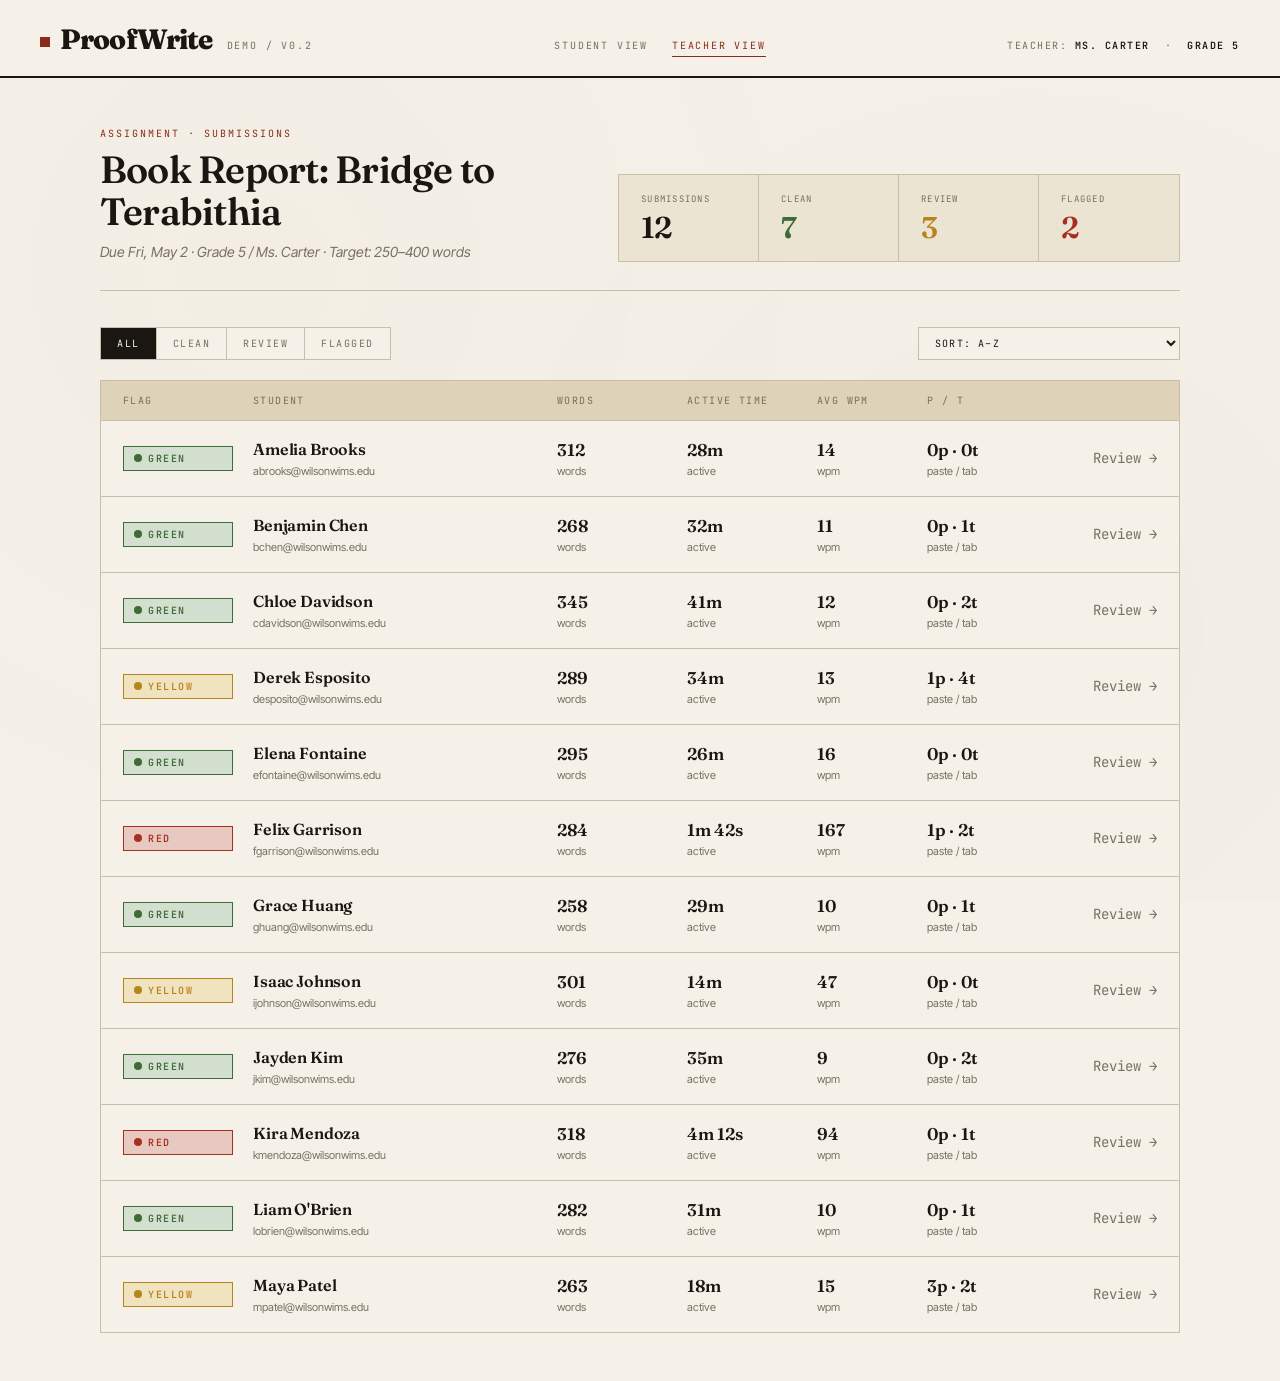
<file: proofwrite0.2/teacher.html>
<!DOCTYPE html>
<html lang="en">
<head>
<meta charset="UTF-8" />
<meta name="viewport" content="width=device-width, initial-scale=1.0" />
<title>ProofWrite &mdash; Class Dashboard</title>
<link rel="preconnect" href="https://fonts.googleapis.com">
<link rel="preconnect" href="https://fonts.gstatic.com" crossorigin>
<link href="https://fonts.googleapis.com/css2?family=Fraunces:ital,opsz,wght@0,9..144,400;0,9..144,600;0,9..144,800;1,9..144,400&family=JetBrains+Mono:wght@400;600&family=Inter+Tight:wght@400;500;600&display=swap" rel="stylesheet">
<link rel="stylesheet" href="css/shared.css">
<link rel="stylesheet" href="css/teacher.css">
</head>
<body>

<header class="masthead">
  <a href="student.html" class="brand">
    <span class="mark"></span>
    ProofWrite
    <span class="sub">Demo / v0.2</span>
  </a>
  <nav class="masthead-nav">
    <a href="student.html">Student View</a>
    <a href="teacher.html" class="active">Teacher View</a>
  </nav>
  <div class="masthead-meta">
    Teacher: <strong>Ms. Carter</strong> &nbsp;&middot;&nbsp; <strong>Grade 5</strong>
  </div>
</header>

<main class="dashboard">

  <div class="dashboard-header">
    <div>
      <div class="assignment-label">Assignment &middot; Submissions</div>
      <h1 id="dashboard-title" class="dashboard-title">Loading&hellip;</h1>
      <div id="dashboard-meta" class="dashboard-meta"></div>
    </div>
    <div class="stats-bar">
      <div class="stat">
        <div class="stat-label">Submissions</div>
        <div class="stat-value" id="stat-total">&mdash;</div>
      </div>
      <div class="stat green">
        <div class="stat-label">Clean</div>
        <div class="stat-value" id="stat-green">&mdash;</div>
      </div>
      <div class="stat yellow">
        <div class="stat-label">Review</div>
        <div class="stat-value" id="stat-yellow">&mdash;</div>
      </div>
      <div class="stat red">
        <div class="stat-label">Flagged</div>
        <div class="stat-value" id="stat-red">&mdash;</div>
      </div>
    </div>
  </div>

  <div class="filters">
    <div class="filter-group">
      <button class="filter-btn active" data-filter="all">All</button>
      <button class="filter-btn" data-filter="green">Clean</button>
      <button class="filter-btn" data-filter="yellow">Review</button>
      <button class="filter-btn" data-filter="red">Flagged</button>
    </div>
    <select class="sort-select" id="sort-select">
      <option value="name">Sort: A&ndash;Z</option>
      <option value="flag">Sort: By Flag (Red First)</option>
      <option value="words">Sort: Words (High &rarr; Low)</option>
      <option value="time">Sort: Active Time (High &rarr; Low)</option>
      <option value="wpm">Sort: WPM (High &rarr; Low)</option>
    </select>
  </div>

  <div class="submissions">
    <div class="submission-row header">
      <div>Flag</div>
      <div>Student</div>
      <div>Words</div>
      <div class="col-time">Active Time</div>
      <div class="col-speed">Avg WPM</div>
      <div class="col-pastes">P / T</div>
      <div></div>
    </div>
    <div id="submissions-body"></div>
  </div>

</main>

<script src="js/sample-data.js"></script>
<script src="js/teacher.js"></script>
</body>
</html>
</file>
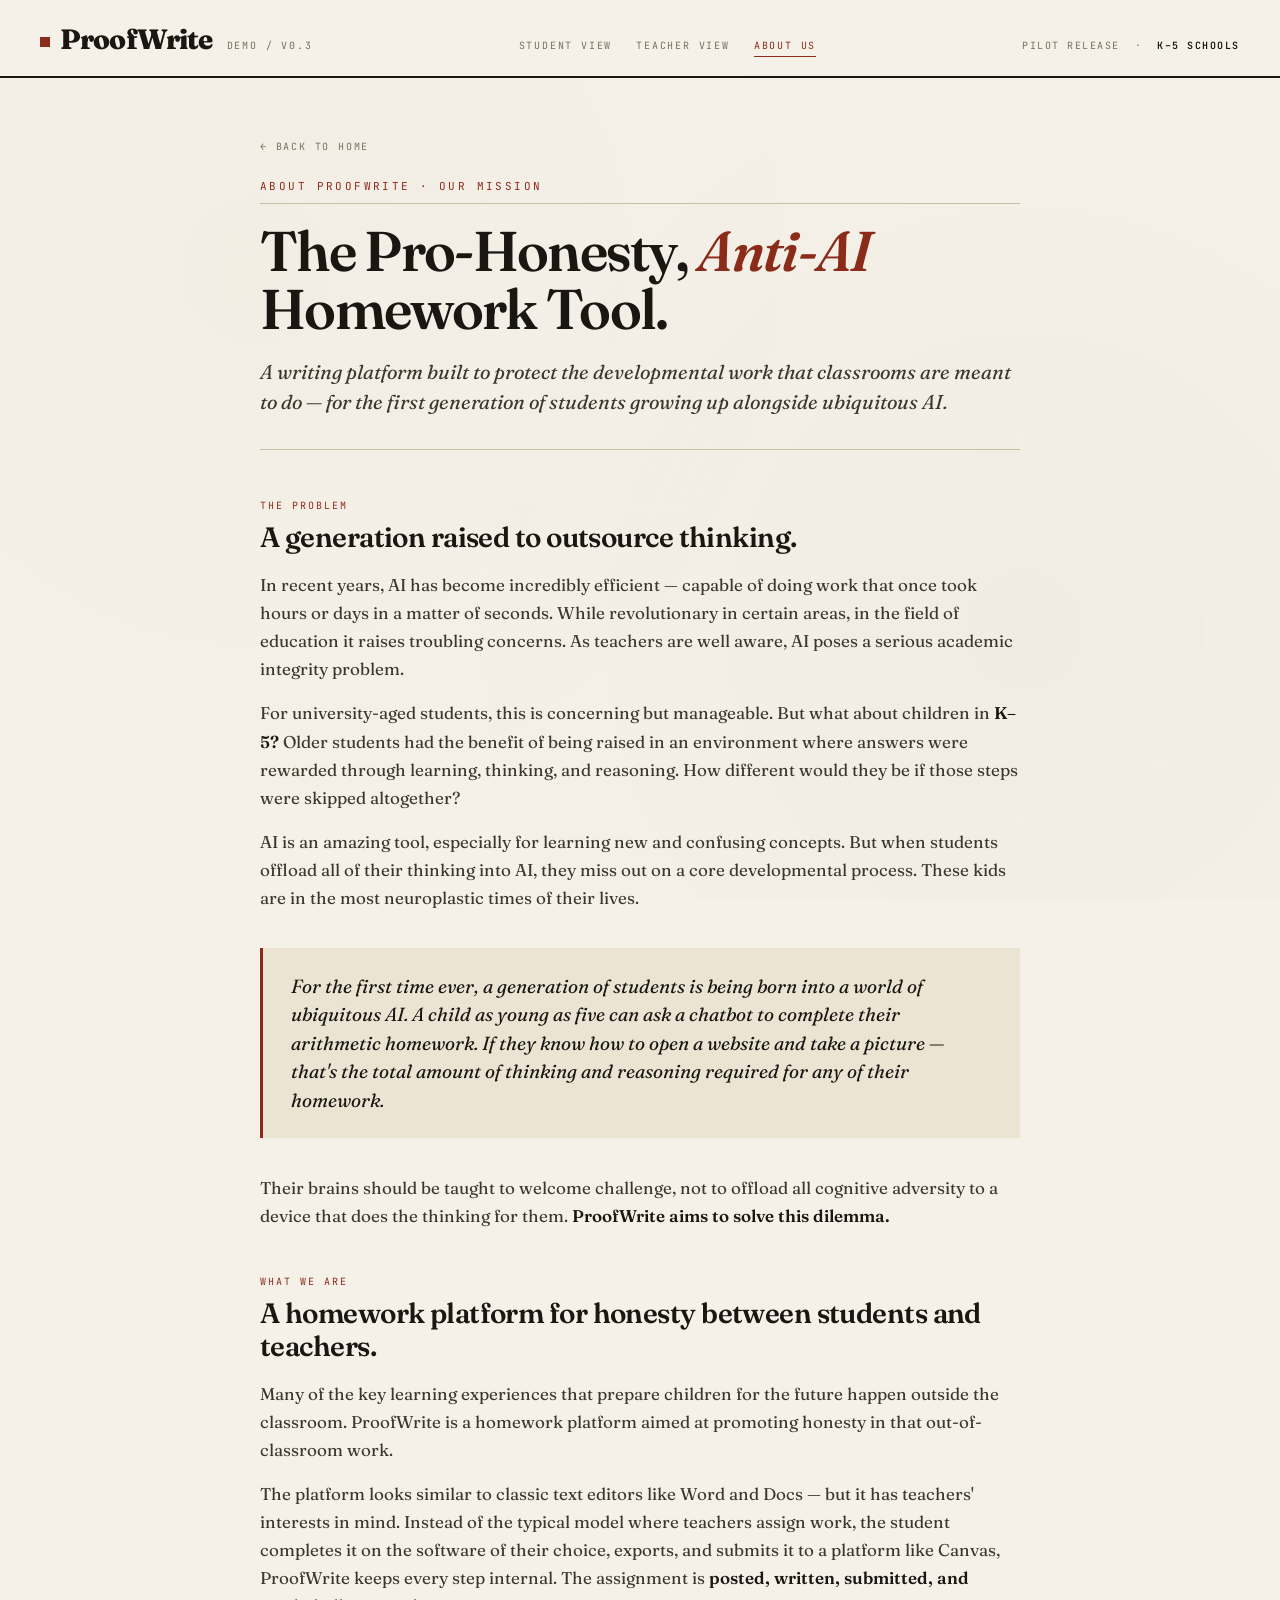
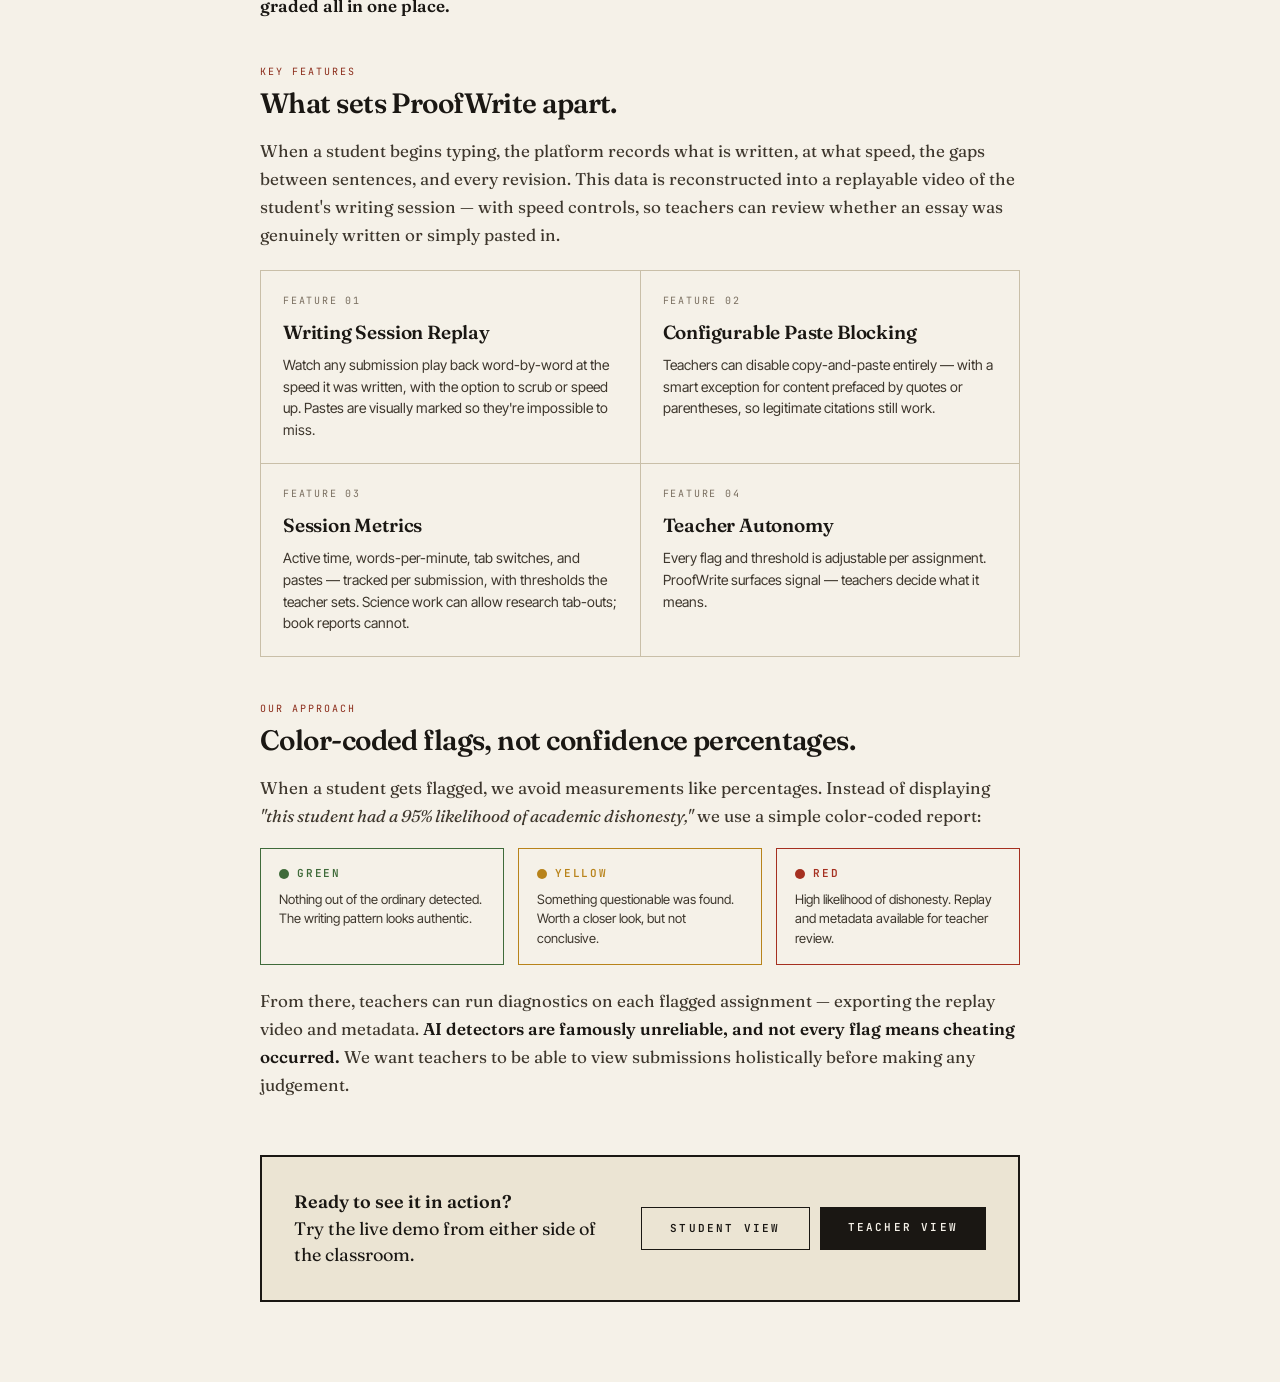
<file: proofwrite0.3/about.html>
<!DOCTYPE html>
<html lang="en">
<head>
<meta charset="UTF-8" />
<meta name="viewport" content="width=device-width, initial-scale=1.0" />
<title>ProofWrite &mdash; About Us</title>
<link rel="preconnect" href="https://fonts.googleapis.com">
<link rel="preconnect" href="https://fonts.gstatic.com" crossorigin>
<link href="https://fonts.googleapis.com/css2?family=Fraunces:ital,opsz,wght@0,9..144,400;0,9..144,600;0,9..144,800;1,9..144,400&family=JetBrains+Mono:wght@400;600&family=Inter+Tight:wght@400;500;600&display=swap" rel="stylesheet">
<link rel="stylesheet" href="css/shared.css">
<style>
  .about-page {
    max-width: 880px;
    margin: 0 auto;
    padding: 56px 60px 80px;
    position: relative;
    z-index: 1;
  }

  .back-link {
    font-family: 'JetBrains Mono', monospace;
    font-size: 10px;
    text-transform: uppercase;
    letter-spacing: 0.18em;
    color: var(--ink-muted);
    text-decoration: none;
    margin-bottom: 24px;
    display: inline-block;
  }
  .back-link:hover { color: var(--accent); }

  .about-eyebrow {
    font-family: 'JetBrains Mono', monospace;
    font-size: 11px;
    text-transform: uppercase;
    letter-spacing: 0.22em;
    color: var(--accent);
    margin-bottom: 18px;
    padding-bottom: 8px;
    border-bottom: 1px solid var(--rule);
  }

  .about-title {
    font-family: 'Fraunces', serif;
    font-weight: 600;
    font-size: 56px;
    line-height: 1.05;
    letter-spacing: -0.03em;
    margin-bottom: 18px;
  }
  .about-title em {
    font-style: italic;
    color: var(--accent);
  }

  .about-deck {
    font-family: 'Fraunces', serif;
    font-style: italic;
    font-size: 20px;
    line-height: 1.5;
    color: var(--ink-soft);
    max-width: 60ch;
    margin-bottom: 48px;
    padding-bottom: 32px;
    border-bottom: 1px solid var(--rule);
  }

  /* Section headings — JetBrains Mono kicker followed by serif title,
     mirroring the editorial language used elsewhere in the app. */
  .about-section {
    margin-bottom: 44px;
  }
  .section-kicker {
    font-family: 'JetBrains Mono', monospace;
    font-size: 10px;
    text-transform: uppercase;
    letter-spacing: 0.2em;
    color: var(--accent);
    margin-bottom: 8px;
  }
  .section-title {
    font-family: 'Fraunces', serif;
    font-weight: 600;
    font-size: 28px;
    letter-spacing: -0.02em;
    margin-bottom: 18px;
    line-height: 1.15;
  }

  .about-section p {
    font-family: 'Fraunces', serif;
    font-size: 17px;
    line-height: 1.65;
    color: var(--ink-soft);
    margin-bottom: 16px;
  }
  .about-section p:last-child { margin-bottom: 0; }
  .about-section p strong {
    color: var(--ink);
    font-weight: 600;
  }

  /* Pull-quote for the central thesis from the ReadMe */
  .pull-quote {
    margin: 36px 0;
    padding: 24px 28px;
    background: var(--paper-deep);
    border-left: 3px solid var(--accent);
    font-family: 'Fraunces', serif;
    font-style: italic;
    font-size: 19px;
    line-height: 1.5;
    color: var(--ink);
  }

  /* Feature list — matches the paper-grid aesthetic of the
     teacher dashboard's stats bar. */
  .feature-grid {
    display: grid;
    grid-template-columns: 1fr 1fr;
    gap: 1px;
    background: var(--rule);
    border: 1px solid var(--rule);
    margin-top: 20px;
  }
  .feature {
    background: var(--paper);
    padding: 22px 22px;
  }
  .feature-label {
    font-family: 'JetBrains Mono', monospace;
    font-size: 10px;
    text-transform: uppercase;
    letter-spacing: 0.18em;
    color: var(--ink-muted);
    margin-bottom: 10px;
  }
  .feature-title {
    font-family: 'Fraunces', serif;
    font-weight: 600;
    font-size: 19px;
    letter-spacing: -0.01em;
    margin-bottom: 8px;
  }
  .feature-body {
    font-size: 14px;
    line-height: 1.55;
    color: var(--ink-soft);
  }

  /* Flag explainer — uses the same pill colors as the rest of app */
  .flag-explainer {
    display: grid;
    grid-template-columns: repeat(3, 1fr);
    gap: 14px;
    margin-top: 18px;
  }
  .flag-explain-item {
    border: 1px solid var(--rule);
    padding: 16px 18px;
    background: var(--paper);
  }
  .flag-explain-item.green { border-color: var(--green); }
  .flag-explain-item.yellow { border-color: var(--yellow); }
  .flag-explain-item.red { border-color: var(--red); }
  .flag-explain-dot {
    display: inline-block;
    width: 10px;
    height: 10px;
    border-radius: 50%;
    margin-right: 8px;
    vertical-align: middle;
  }
  .flag-explain-item.green .flag-explain-dot { background: var(--green); }
  .flag-explain-item.yellow .flag-explain-dot { background: var(--yellow); }
  .flag-explain-item.red .flag-explain-dot { background: var(--red); }
  .flag-explain-name {
    font-family: 'JetBrains Mono', monospace;
    font-size: 11px;
    font-weight: 600;
    text-transform: uppercase;
    letter-spacing: 0.16em;
    margin-bottom: 8px;
  }
  .flag-explain-item.green .flag-explain-name { color: var(--green); }
  .flag-explain-item.yellow .flag-explain-name { color: var(--yellow); }
  .flag-explain-item.red .flag-explain-name { color: var(--red); }
  .flag-explain-body {
    font-size: 13px;
    line-height: 1.5;
    color: var(--ink-soft);
  }

  /* Closing CTA — drives back to the demos */
  .closing-cta {
    margin-top: 56px;
    padding: 32px 32px;
    border: 2px solid var(--ink);
    background: var(--paper-deep);
    display: grid;
    grid-template-columns: 1fr auto;
    gap: 24px;
    align-items: center;
  }
  .closing-cta-text {
    font-family: 'Fraunces', serif;
    font-size: 18px;
    line-height: 1.45;
    color: var(--ink);
  }
  .closing-cta-text strong { font-weight: 600; }
  .closing-cta-buttons {
    display: flex;
    gap: 10px;
  }

  @media (max-width: 800px) {
    .about-page { padding: 32px 24px 60px; }
    .about-title { font-size: 40px; }
    .about-deck { font-size: 17px; margin-bottom: 36px; padding-bottom: 24px; }
    .section-title { font-size: 24px; }
    .feature-grid { grid-template-columns: 1fr; }
    .flag-explainer { grid-template-columns: 1fr; }
    .closing-cta { grid-template-columns: 1fr; }
    .closing-cta-buttons { flex-wrap: wrap; }
  }
</style>
</head>
<body>

<header class="masthead">
  <a href="index.html" class="brand">
    <span class="mark"></span>
    ProofWrite
    <span class="sub">Demo / v0.3</span>
  </a>
  <nav class="masthead-nav">
    <a href="student.html">Student View</a>
    <a href="teacher.html">Teacher View</a>
    <a href="about.html" class="active">About Us</a>
  </nav>
  <div class="masthead-meta">
    Pilot Release &nbsp;&middot;&nbsp; <strong>K&ndash;5 Schools</strong>
  </div>
</header>

<main class="about-page">

  <a href="index.html" class="back-link">&larr; Back to Home</a>

  <div class="about-eyebrow">About ProofWrite &middot; Our Mission</div>

  <h1 class="about-title">
    The Pro-Honesty, <em>Anti-AI</em> Homework Tool.
  </h1>

  <p class="about-deck">
    A writing platform built to protect the developmental work
    that classrooms are meant to do &mdash; for the first generation
    of students growing up alongside ubiquitous AI.
  </p>

  <section class="about-section">
    <div class="section-kicker">The Problem</div>
    <h2 class="section-title">A generation raised to outsource thinking.</h2>
    <p>
      In recent years, AI has become incredibly efficient &mdash; capable of doing work
      that once took hours or days in a matter of seconds. While revolutionary in
      certain areas, in the field of education it raises troubling concerns. As
      teachers are well aware, AI poses a serious academic integrity problem.
    </p>
    <p>
      For university-aged students, this is concerning but manageable. But what
      about children in <strong>K&ndash;5?</strong> Older students had the benefit of being
      raised in an environment where answers were rewarded through learning,
      thinking, and reasoning. How different would they be if those steps were
      skipped altogether?
    </p>
    <p>
      AI is an amazing tool, especially for learning new and confusing concepts.
      But when students offload all of their thinking into AI, they miss out on
      a core developmental process. These kids are in the most neuroplastic
      times of their lives.
    </p>

    <div class="pull-quote">
      For the first time ever, a generation of students is being born into a
      world of ubiquitous AI. A child as young as five can ask a chatbot to
      complete their arithmetic homework. If they know how to open a website
      and take a picture &mdash; that's the total amount of thinking and reasoning
      required for any of their homework.
    </div>

    <p>
      Their brains should be taught to welcome challenge, not to offload all
      cognitive adversity to a device that does the thinking for them.
      <strong>ProofWrite aims to solve this dilemma.</strong>
    </p>
  </section>

  <section class="about-section">
    <div class="section-kicker">What We Are</div>
    <h2 class="section-title">A homework platform for honesty between students and teachers.</h2>
    <p>
      Many of the key learning experiences that prepare children for the future
      happen outside the classroom. ProofWrite is a homework platform aimed at
      promoting honesty in that out-of-classroom work.
    </p>
    <p>
      The platform looks similar to classic text editors like Word and Docs &mdash;
      but it has teachers' interests in mind. Instead of the typical model where
      teachers assign work, the student completes it on the software of their
      choice, exports, and submits it to a platform like Canvas, ProofWrite
      keeps every step internal. The assignment is <strong>posted, written, submitted,
      and graded all in one place.</strong>
    </p>
  </section>

  <section class="about-section">
    <div class="section-kicker">Key Features</div>
    <h2 class="section-title">What sets ProofWrite apart.</h2>
    <p>
      When a student begins typing, the platform records what is written, at
      what speed, the gaps between sentences, and every revision. This data is
      reconstructed into a replayable video of the student's writing session &mdash;
      with speed controls, so teachers can review whether an essay was genuinely
      written or simply pasted in.
    </p>

    <div class="feature-grid">
      <div class="feature">
        <div class="feature-label">Feature 01</div>
        <div class="feature-title">Writing Session Replay</div>
        <div class="feature-body">
          Watch any submission play back word-by-word at the speed it was
          written, with the option to scrub or speed up. Pastes are visually
          marked so they're impossible to miss.
        </div>
      </div>
      <div class="feature">
        <div class="feature-label">Feature 02</div>
        <div class="feature-title">Configurable Paste Blocking</div>
        <div class="feature-body">
          Teachers can disable copy-and-paste entirely &mdash; with a smart
          exception for content prefaced by quotes or parentheses, so legitimate
          citations still work.
        </div>
      </div>
      <div class="feature">
        <div class="feature-label">Feature 03</div>
        <div class="feature-title">Session Metrics</div>
        <div class="feature-body">
          Active time, words-per-minute, tab switches, and pastes &mdash; tracked
          per submission, with thresholds the teacher sets. Science work can
          allow research tab-outs; book reports cannot.
        </div>
      </div>
      <div class="feature">
        <div class="feature-label">Feature 04</div>
        <div class="feature-title">Teacher Autonomy</div>
        <div class="feature-body">
          Every flag and threshold is adjustable per assignment. ProofWrite
          surfaces signal &mdash; teachers decide what it means.
        </div>
      </div>
    </div>
  </section>

  <section class="about-section">
    <div class="section-kicker">Our Approach</div>
    <h2 class="section-title">Color-coded flags, not confidence percentages.</h2>
    <p>
      When a student gets flagged, we avoid measurements like percentages.
      Instead of displaying <em>"this student had a 95% likelihood of academic
      dishonesty,"</em> we use a simple color-coded report:
    </p>

    <div class="flag-explainer">
      <div class="flag-explain-item green">
        <div class="flag-explain-name"><span class="flag-explain-dot"></span>Green</div>
        <div class="flag-explain-body">
          Nothing out of the ordinary detected. The writing pattern looks
          authentic.
        </div>
      </div>
      <div class="flag-explain-item yellow">
        <div class="flag-explain-name"><span class="flag-explain-dot"></span>Yellow</div>
        <div class="flag-explain-body">
          Something questionable was found. Worth a closer look, but not
          conclusive.
        </div>
      </div>
      <div class="flag-explain-item red">
        <div class="flag-explain-name"><span class="flag-explain-dot"></span>Red</div>
        <div class="flag-explain-body">
          High likelihood of dishonesty. Replay and metadata available for
          teacher review.
        </div>
      </div>
    </div>

    <p style="margin-top: 22px;">
      From there, teachers can run diagnostics on each flagged assignment &mdash;
      exporting the replay video and metadata. <strong>AI detectors are famously
      unreliable, and not every flag means cheating occurred.</strong> We want teachers
      to be able to view submissions holistically before making any judgement.
    </p>
  </section>

  <div class="closing-cta">
    <div class="closing-cta-text">
      <strong>Ready to see it in action?</strong><br>
      Try the live demo from either side of the classroom.
    </div>
    <div class="closing-cta-buttons">
      <a href="student.html" class="btn btn-ghost">Student View</a>
      <a href="teacher.html" class="btn">Teacher View</a>
    </div>
  </div>

</main>

</body>
</html>
</file>
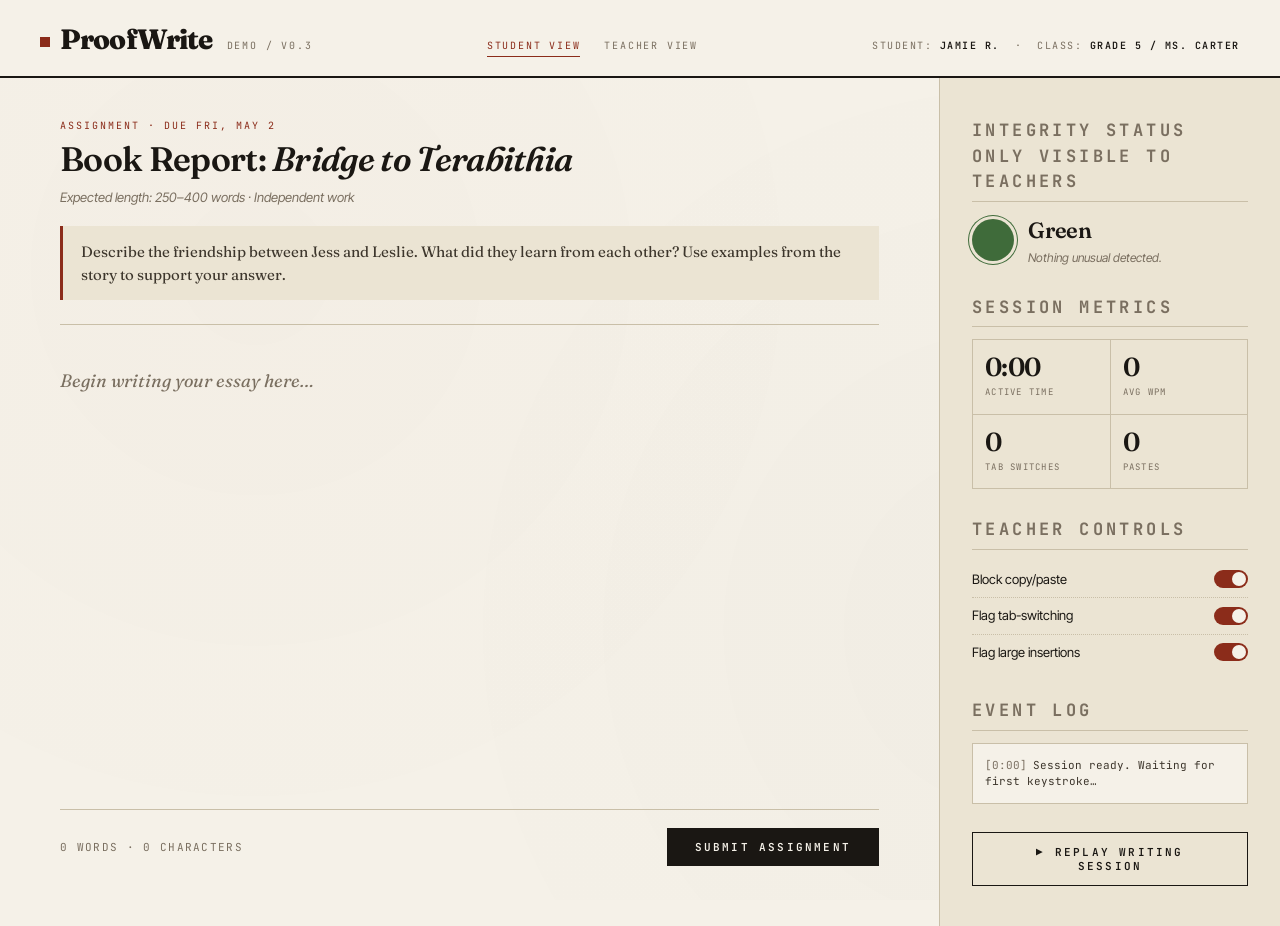
<file: proofwrite0.3/student.html>
<!DOCTYPE html>
<html lang="en">
<head>
<meta charset="UTF-8" />
<meta name="viewport" content="width=device-width, initial-scale=1.0" />
<title>ProofWrite &mdash; Student Editor</title>
<link rel="preconnect" href="https://fonts.googleapis.com">
<link rel="preconnect" href="https://fonts.gstatic.com" crossorigin>
<link href="https://fonts.googleapis.com/css2?family=Fraunces:ital,opsz,wght@0,9..144,400;0,9..144,600;0,9..144,800;1,9..144,400&family=JetBrains+Mono:wght@400;600&family=Inter+Tight:wght@400;500;600&display=swap" rel="stylesheet">
<link rel="stylesheet" href="css/shared.css">
<link rel="stylesheet" href="css/student.css">
</head>
<body>

<header class="masthead">
  <a href="index.html" class="brand">
    <span class="mark"></span>
    ProofWrite
    <span class="sub">Demo / v0.3</span>
  </a>
  <nav class="masthead-nav">
    <a href="student.html" class="active">Student View</a>
    <a href="teacher.html">Teacher View</a>
  </nav>
  <div class="masthead-meta">
    Student: <strong>Jamie R.</strong> &nbsp;&middot;&nbsp; Class: <strong>Grade 5 / Ms. Carter</strong>
  </div>
</header>

<main class="workspace">
  <section class="editor-col">
    <div class="assignment-header">
      <div class="assignment-label">Assignment &middot; Due Fri, May 2</div>
      <h1 class="assignment-title">Book Report: <em>Bridge to Terabithia</em></h1>
      <div class="assignment-meta">Expected length: 250&ndash;400 words &middot; Independent work</div>
      <div class="assignment-prompt">
        Describe the friendship between Jess and Leslie. What did they learn from each other? Use examples from the story to support your answer.
      </div>
    </div>

    <div id="editor" class="editor" contenteditable="true" spellcheck="true" autocomplete="off"></div>

    <div class="editor-footer">
      <div><span id="word-count">0</span> words &middot; <span id="char-count">0</span> characters</div>
      <button class="btn" id="submit-btn">Submit Assignment</button>
    </div>
  </section>

  <aside class="sidebar">
    <div>
      <div class="side-section-title">Integrity Status Only Visible to Teachers</div>
      <div class="flag-display">
        <div id="flag-dot" class="flag-dot"></div>
        <div>
          <div id="flag-label" class="flag-label">Green</div>
          <div id="flag-desc" class="flag-desc">Nothing unusual detected.</div>
        </div>
      </div>
    </div>

    <div>
      <div class="side-section-title">Session Metrics</div>
      <div class="metrics">
        <div class="metric">
          <div class="metric-value" id="m-active">0:00</div>
          <div class="metric-label">Active Time</div>
        </div>
        <div class="metric">
          <div class="metric-value" id="m-wpm">0</div>
          <div class="metric-label">Avg WPM</div>
        </div>
        <div class="metric">
          <div class="metric-value" id="m-blurs">0</div>
          <div class="metric-label">Tab Switches</div>
        </div>
        <div class="metric">
          <div class="metric-value" id="m-pastes">0</div>
          <div class="metric-label">Pastes</div>
        </div>
      </div>
    </div>

    <div>
      <div class="side-section-title">Teacher Controls</div>
      <div class="toggle-row">
        <label for="t-paste">Block copy/paste</label>
        <div class="toggle on" id="t-paste" data-setting="blockPaste"></div>
      </div>
      <div class="toggle-row">
        <label for="t-tabs">Flag tab-switching</label>
        <div class="toggle on" id="t-tabs" data-setting="flagTabs"></div>
      </div>
      <div class="toggle-row">
        <label for="t-burst">Flag large insertions</label>
        <div class="toggle on" id="t-burst" data-setting="flagBurst"></div>
      </div>
    </div>

    <div>
      <div class="side-section-title">Event Log</div>
      <div class="log" id="log">
        <div class="log-empty">No events yet. Begin typing&hellip;</div>
      </div>
    </div>

    <button class="btn btn-ghost" id="review-btn">&#9654;  Replay Writing Session</button>
  </aside>
</main>

<!-- Replay modal -->
<div class="modal-backdrop" id="modal" style="position:fixed;inset:0;background:rgba(26,23,19,0.75);display:none;align-items:center;justify-content:center;z-index:100;padding:40px;">
  <style>
    .modal-backdrop.open { display: flex !important; }
    .modal-inner {
      background: var(--paper);
      width: 100%;
      max-width: 820px;
      max-height: 90vh;
      display: flex;
      flex-direction: column;
      border: 2px solid var(--ink);
    }
    .modal-header-bar {
      display: flex;
      justify-content: space-between;
      align-items: baseline;
      padding: 20px 28px 16px;
      border-bottom: 1px solid var(--rule);
    }
    .modal-title {
      font-family: 'Fraunces', serif;
      font-weight: 600;
      font-size: 24px;
      letter-spacing: -0.01em;
    }
    .modal-title .tag {
      font-family: 'JetBrains Mono', monospace;
      font-size: 10px;
      text-transform: uppercase;
      letter-spacing: 0.18em;
      color: var(--accent);
      margin-right: 10px;
    }
    .modal-close {
      background: none;
      border: none;
      font-size: 22px;
      cursor: pointer;
      color: var(--ink-muted);
      line-height: 1;
    }
    .modal-close:hover { color: var(--ink); }
    .modal-stage {
      padding: 28px;
      flex: 1;
      overflow-y: auto;
    }
    .modal-replay-text {
      font-family: 'Fraunces', serif;
      font-size: 17px;
      line-height: 1.7;
      white-space: pre-wrap;
      min-height: 200px;
      color: var(--ink);
    }
    .modal-replay-text .replay-caret {
      display: inline-block;
      width: 2px;
      height: 1.1em;
      background: var(--accent);
      vertical-align: text-bottom;
      animation: blink 1s steps(2) infinite;
    }
    .modal-replay-text .paste-mark {
      background: var(--highlight);
      padding: 1px 3px;
      border-bottom: 2px solid var(--yellow);
    }
    .modal-controls {
      padding: 16px 28px;
      border-top: 1px solid var(--rule);
      display: flex;
      align-items: center;
      gap: 18px;
      background: var(--paper-deep);
    }
    .modal-controls button.replay-btn {
      background: var(--ink);
      color: var(--paper);
      border: none;
      width: 42px;
      height: 42px;
      cursor: pointer;
      font-size: 14px;
    }
    .modal-controls button.replay-btn:hover { background: var(--accent); }
    .modal-controls .replay-progress {
      flex: 1;
      height: 4px;
      background: var(--rule);
      position: relative;
      cursor: pointer;
    }
    .modal-controls .replay-progress-fill {
      position: absolute;
      top: 0; left: 0;
      height: 100%;
      background: var(--accent);
      width: 0%;
    }
    .modal-controls .replay-time {
      font-family: 'JetBrains Mono', monospace;
      font-size: 11px;
      color: var(--ink-muted);
      min-width: 90px;
      text-align: right;
    }
  </style>
  <div class="modal-inner">
    <div class="modal-header-bar">
      <div class="modal-title">
        <span class="tag">Teacher View</span>
        Writing Session Replay
      </div>
      <button class="modal-close" id="modal-close">&times;</button>
    </div>
    <div class="modal-stage">
      <div id="replay-text" class="modal-replay-text"></div>
    </div>
    <div class="modal-controls">
      <button class="replay-btn" id="replay-play">&#9654;</button>
      <div class="replay-progress" id="replay-progress">
        <div class="replay-progress-fill" id="replay-fill"></div>
      </div>
      <span class="replay-time" id="replay-time">0:00 / 0:00</span>
      <div class="speed-slider-group">
        <span class="speed-slider-label">Speed</span>
        <input
          type="range"
          class="speed-slider"
          id="replay-speed"
          min="0"
          max="100"
          value="50"
          step="1"
        />
        <span class="speed-readout" id="replay-speed-readout">1&times;</span>
      </div>
    </div>
  </div>
</div>

<script src="js/student.js"></script>
</body>
</html>
</file>
<file: proofwrite0.2/css/shared.css>
/* =========================================================
   ProofWrite — shared stylesheet
   Loaded on every page. Defines design tokens, base
   typography, and the masthead/layout primitives.
   ========================================================= */

:root {
  --paper: #f5f1e8;
  --paper-deep: #ebe4d3;
  --paper-deeper: #ded2b8;
  --ink: #1a1713;
  --ink-soft: #3d362c;
  --ink-muted: #7a6f60;
  --rule: #c9bfa8;
  --accent: #8b2c1a;        /* deep brick red — editorial */
  --accent-soft: #b85c42;
  --green: #3f6b3a;
  --green-soft: #d4e0cf;
  --yellow: #b8831a;
  --yellow-soft: #f0e3bf;
  --red: #a53020;
  --red-soft: #e8c9c2;
  --highlight: #fff4b8;
}

* { box-sizing: border-box; margin: 0; padding: 0; }

html, body {
  background: var(--paper);
  color: var(--ink);
  font-family: 'Inter Tight', sans-serif;
  font-size: 15px;
  line-height: 1.5;
  min-height: 100vh;
}

/* Subtle paper-grain atmosphere */
body::before {
  content: "";
  position: fixed;
  inset: 0;
  pointer-events: none;
  background-image:
    radial-gradient(circle at 20% 30%, rgba(139,44,26,0.015) 0%, transparent 50%),
    radial-gradient(circle at 80% 70%, rgba(26,23,19,0.02) 0%, transparent 50%);
  z-index: 0;
}

/* ===== MASTHEAD (shared across all pages) ===== */

.masthead {
  border-bottom: 2px solid var(--ink);
  padding: 18px 40px 16px;
  display: flex;
  align-items: baseline;
  justify-content: space-between;
  background: var(--paper);
  position: relative;
  z-index: 2;
}

.brand {
  font-family: 'Fraunces', serif;
  font-weight: 800;
  font-size: 28px;
  letter-spacing: -0.03em;
  display: flex;
  align-items: baseline;
  gap: 10px;
  color: var(--ink);
  text-decoration: none;
}
.brand .mark {
  display: inline-block;
  width: 10px;
  height: 10px;
  background: var(--accent);
  transform: translateY(-2px);
}
.brand .sub {
  font-family: 'JetBrains Mono', monospace;
  font-size: 10px;
  font-weight: 400;
  text-transform: uppercase;
  letter-spacing: 0.18em;
  color: var(--ink-muted);
  margin-left: 4px;
}

.masthead-nav {
  display: flex;
  gap: 24px;
  align-items: baseline;
}
.masthead-nav a {
  font-family: 'JetBrains Mono', monospace;
  font-size: 10px;
  text-transform: uppercase;
  letter-spacing: 0.18em;
  color: var(--ink-muted);
  text-decoration: none;
  padding-bottom: 3px;
  border-bottom: 1px solid transparent;
  transition: all 120ms ease;
}
.masthead-nav a:hover { color: var(--ink); border-bottom-color: var(--ink); }
.masthead-nav a.active { color: var(--accent); border-bottom-color: var(--accent); }

.masthead-meta {
  font-family: 'JetBrains Mono', monospace;
  font-size: 10px;
  text-transform: uppercase;
  letter-spacing: 0.15em;
  color: var(--ink-muted);
  text-align: right;
}
.masthead-meta strong { color: var(--ink); font-weight: 600; }

/* ===== SHARED PILL / FLAG STYLES ===== */

.pill {
  display: inline-flex;
  align-items: center;
  gap: 6px;
  padding: 4px 10px;
  font-family: 'JetBrains Mono', monospace;
  font-size: 10px;
  text-transform: uppercase;
  letter-spacing: 0.15em;
  font-weight: 600;
  border: 1px solid;
}
.pill::before {
  content: "";
  display: inline-block;
  width: 8px;
  height: 8px;
  border-radius: 50%;
  background: currentColor;
}
.pill.green { color: var(--green); background: var(--green-soft); border-color: var(--green); }
.pill.yellow { color: var(--yellow); background: var(--yellow-soft); border-color: var(--yellow); }
.pill.red { color: var(--red); background: var(--red-soft); border-color: var(--red); }

/* ===== SHARED BUTTONS ===== */

.btn {
  background: var(--ink);
  color: var(--paper);
  border: none;
  padding: 12px 28px;
  font-family: 'JetBrains Mono', monospace;
  font-size: 11px;
  font-weight: 600;
  text-transform: uppercase;
  letter-spacing: 0.2em;
  cursor: pointer;
  transition: background 120ms ease;
  text-decoration: none;
  display: inline-block;
}
.btn:hover { background: var(--accent); }

.btn-ghost {
  background: transparent;
  color: var(--ink);
  border: 1px solid var(--ink);
}
.btn-ghost:hover { background: var(--ink); color: var(--paper); }

/* ===== SHARED SECTION TITLES ===== */

.side-section-title {
  font-family: 'JetBrains Mono', monospace;
  font-size: 10px;
  text-transform: uppercase;
  letter-spacing: 0.2em;
  color: var(--ink-muted);
  margin-bottom: 12px;
  padding-bottom: 6px;
  border-bottom: 1px solid var(--rule);
}

/* ===== SPEED SLIDER ===== */
/* Styling range inputs requires vendor-prefixed pseudo-elements
   (::-webkit-slider-thumb for Chrome/Safari, ::-moz-range-thumb
   for Firefox). There's no unified CSS API for this — it's the
   classic cross-browser pain point for range inputs. */

.speed-slider-group {
  display: flex;
  align-items: center;
  gap: 10px;
  min-width: 180px;
}

.speed-slider-label {
  font-family: 'JetBrains Mono', monospace;
  font-size: 10px;
  text-transform: uppercase;
  letter-spacing: 0.15em;
  color: var(--ink-muted);
}

.speed-slider {
  -webkit-appearance: none;
  appearance: none;
  width: 100px;
  height: 3px;
  background: var(--rule);
  outline: none;
  cursor: pointer;
  padding: 0;
  margin: 0;
}
.speed-slider::-webkit-slider-thumb {
  -webkit-appearance: none;
  appearance: none;
  width: 14px;
  height: 14px;
  background: var(--ink);
  border: 2px solid var(--paper);
  box-shadow: 0 0 0 1px var(--ink);
  cursor: pointer;
  transition: background 120ms ease;
}
.speed-slider::-webkit-slider-thumb:hover { background: var(--accent); }
.speed-slider::-moz-range-thumb {
  width: 14px;
  height: 14px;
  background: var(--ink);
  border: 2px solid var(--paper);
  box-shadow: 0 0 0 1px var(--ink);
  cursor: pointer;
  transition: background 120ms ease;
}
.speed-slider::-moz-range-thumb:hover { background: var(--accent); }

.speed-readout {
  font-family: 'JetBrains Mono', monospace;
  font-size: 11px;
  font-weight: 600;
  color: var(--ink);
  min-width: 38px;
  text-align: right;
}
</file>
<file: proofwrite0.3/css/shared.css>
/* =========================================================
   ProofWrite — shared stylesheet
   Loaded on every page. Defines design tokens, base
   typography, and the masthead/layout primitives.
   ========================================================= */

:root {
  --paper: #f5f1e8;
  --paper-deep: #ebe4d3;
  --paper-deeper: #ded2b8;
  --ink: #1a1713;
  --ink-soft: #3d362c;
  --ink-muted: #7a6f60;
  --rule: #c9bfa8;
  --accent: #8b2c1a;        /* deep brick red — editorial */
  --accent-soft: #b85c42;
  --green: #3f6b3a;
  --green-soft: #d4e0cf;
  --yellow: #b8831a;
  --yellow-soft: #f0e3bf;
  --red: #a53020;
  --red-soft: #e8c9c2;
  --highlight: #fff4b8;
}

* { box-sizing: border-box; margin: 0; padding: 0; }

html, body {
  background: var(--paper);
  color: var(--ink);
  font-family: 'Inter Tight', sans-serif;
  font-size: 15px;
  line-height: 1.5;
  min-height: 100vh;
}

/* Subtle paper-grain atmosphere */
body::before {
  content: "";
  position: fixed;
  inset: 0;
  pointer-events: none;
  background-image:
    radial-gradient(circle at 20% 30%, rgba(139,44,26,0.015) 0%, transparent 50%),
    radial-gradient(circle at 80% 70%, rgba(26,23,19,0.02) 0%, transparent 50%);
  z-index: 0;
}

/* ===== MASTHEAD (shared across all pages) ===== */

.masthead {
  border-bottom: 2px solid var(--ink);
  padding: 18px 40px 16px;
  display: flex;
  align-items: baseline;
  justify-content: space-between;
  background: var(--paper);
  position: relative;
  z-index: 2;
}

.brand {
  font-family: 'Fraunces', serif;
  font-weight: 800;
  font-size: 28px;
  letter-spacing: -0.03em;
  display: flex;
  align-items: baseline;
  gap: 10px;
  color: var(--ink);
  text-decoration: none;
}
.brand .mark {
  display: inline-block;
  width: 10px;
  height: 10px;
  background: var(--accent);
  transform: translateY(-2px);
}
.brand .sub {
  font-family: 'JetBrains Mono', monospace;
  font-size: 10px;
  font-weight: 400;
  text-transform: uppercase;
  letter-spacing: 0.18em;
  color: var(--ink-muted);
  margin-left: 4px;
}

.masthead-nav {
  display: flex;
  gap: 24px;
  align-items: baseline;
}
.masthead-nav a {
  font-family: 'JetBrains Mono', monospace;
  font-size: 10px;
  text-transform: uppercase;
  letter-spacing: 0.18em;
  color: var(--ink-muted);
  text-decoration: none;
  padding-bottom: 3px;
  border-bottom: 1px solid transparent;
  transition: all 120ms ease;
}
.masthead-nav a:hover { color: var(--ink); border-bottom-color: var(--ink); }
.masthead-nav a.active { color: var(--accent); border-bottom-color: var(--accent); }

.masthead-meta {
  font-family: 'JetBrains Mono', monospace;
  font-size: 10px;
  text-transform: uppercase;
  letter-spacing: 0.15em;
  color: var(--ink-muted);
  text-align: right;
}
.masthead-meta strong { color: var(--ink); font-weight: 600; }

/* ===== SHARED PILL / FLAG STYLES ===== */

.pill {
  display: inline-flex;
  align-items: center;
  gap: 6px;
  padding: 4px 10px;
  font-family: 'JetBrains Mono', monospace;
  font-size: 10px;
  text-transform: uppercase;
  letter-spacing: 0.15em;
  font-weight: 600;
  border: 1px solid;
}
.pill::before {
  content: "";
  display: inline-block;
  width: 8px;
  height: 8px;
  border-radius: 50%;
  background: currentColor;
}
.pill.green { color: var(--green); background: var(--green-soft); border-color: var(--green); }
.pill.yellow { color: var(--yellow); background: var(--yellow-soft); border-color: var(--yellow); }
.pill.red { color: var(--red); background: var(--red-soft); border-color: var(--red); }

/* ===== SHARED BUTTONS ===== */

.btn {
  background: var(--ink);
  color: var(--paper);
  border: none;
  padding: 12px 28px;
  font-family: 'JetBrains Mono', monospace;
  font-size: 11px;
  font-weight: 600;
  text-transform: uppercase;
  letter-spacing: 0.2em;
  cursor: pointer;
  transition: background 120ms ease;
  text-decoration: none;
  display: inline-block;
}
.btn:hover { background: var(--accent); }

.btn-ghost {
  background: transparent;
  color: var(--ink);
  border: 1px solid var(--ink);
}
.btn-ghost:hover { background: var(--ink); color: var(--paper); }

/* ===== SHARED SECTION TITLES ===== */

.side-section-title {
  font-family: 'JetBrains Mono', monospace;
  font-size: 10px;
  text-transform: uppercase;
  letter-spacing: 0.2em;
  color: var(--ink-muted);
  margin-bottom: 12px;
  padding-bottom: 6px;
  border-bottom: 1px solid var(--rule);
}

/* ===== SPEED SLIDER ===== */
/* Styling range inputs requires vendor-prefixed pseudo-elements
   (::-webkit-slider-thumb for Chrome/Safari, ::-moz-range-thumb
   for Firefox). There's no unified CSS API for this — it's the
   classic cross-browser pain point for range inputs. */

.speed-slider-group {
  display: flex;
  align-items: center;
  gap: 10px;
  min-width: 180px;
}

.speed-slider-label {
  font-family: 'JetBrains Mono', monospace;
  font-size: 10px;
  text-transform: uppercase;
  letter-spacing: 0.15em;
  color: var(--ink-muted);
}

.speed-slider {
  -webkit-appearance: none;
  appearance: none;
  width: 100px;
  height: 3px;
  background: var(--rule);
  outline: none;
  cursor: pointer;
  padding: 0;
  margin: 0;
}
.speed-slider::-webkit-slider-thumb {
  -webkit-appearance: none;
  appearance: none;
  width: 14px;
  height: 14px;
  background: var(--ink);
  border: 2px solid var(--paper);
  box-shadow: 0 0 0 1px var(--ink);
  cursor: pointer;
  transition: background 120ms ease;
}
.speed-slider::-webkit-slider-thumb:hover { background: var(--accent); }
.speed-slider::-moz-range-thumb {
  width: 14px;
  height: 14px;
  background: var(--ink);
  border: 2px solid var(--paper);
  box-shadow: 0 0 0 1px var(--ink);
  cursor: pointer;
  transition: background 120ms ease;
}
.speed-slider::-moz-range-thumb:hover { background: var(--accent); }

.speed-readout {
  font-family: 'JetBrains Mono', monospace;
  font-size: 11px;
  font-weight: 600;
  color: var(--ink);
  min-width: 38px;
  text-align: right;
}
</file>
<file: css/shared.css>
/* =========================================================
   ProofWrite — shared stylesheet
   Loaded on every page. Defines design tokens, base
   typography, and the masthead/layout primitives.
   ========================================================= */

:root {
  --paper: #f5f1e8;
  --paper-deep: #ebe4d3;
  --paper-deeper: #ded2b8;
  --ink: #1a1713;
  --ink-soft: #3d362c;
  --ink-muted: #7a6f60;
  --rule: #c9bfa8;
  --accent: #8b2c1a;        /* deep brick red — editorial */
  --accent-soft: #b85c42;
  --green: #3f6b3a;
  --green-soft: #d4e0cf;
  --yellow: #b8831a;
  --yellow-soft: #f0e3bf;
  --red: #a53020;
  --red-soft: #e8c9c2;
  --highlight: #fff4b8;
}

* { box-sizing: border-box; margin: 0; padding: 0; }

html, body {
  background: var(--paper);
  color: var(--ink);
  font-family: 'Inter Tight', sans-serif;
  font-size: 15px;
  line-height: 1.5;
  min-height: 100vh;
}

/* Subtle paper-grain atmosphere */
body::before {
  content: "";
  position: fixed;
  inset: 0;
  pointer-events: none;
  background-image:
    radial-gradient(circle at 20% 30%, rgba(139,44,26,0.015) 0%, transparent 50%),
    radial-gradient(circle at 80% 70%, rgba(26,23,19,0.02) 0%, transparent 50%);
  z-index: 0;
}

/* ===== MASTHEAD (shared across all pages) ===== */

.masthead {
  border-bottom: 2px solid var(--ink);
  padding: 18px 40px 16px;
  display: flex;
  align-items: baseline;
  justify-content: space-between;
  background: var(--paper);
  position: relative;
  z-index: 2;
}

.brand {
  font-family: 'Fraunces', serif;
  font-weight: 800;
  font-size: 28px;
  letter-spacing: -0.03em;
  display: flex;
  align-items: baseline;
  gap: 10px;
  color: var(--ink);
  text-decoration: none;
}
.brand .mark {
  display: inline-block;
  width: 10px;
  height: 10px;
  background: var(--accent);
  transform: translateY(-2px);
}
.brand .sub {
  font-family: 'JetBrains Mono', monospace;
  font-size: 10px;
  font-weight: 400;
  text-transform: uppercase;
  letter-spacing: 0.18em;
  color: var(--ink-muted);
  margin-left: 4px;
}

.masthead-nav {
  display: flex;
  gap: 24px;
  align-items: baseline;
}
.masthead-nav a {
  font-family: 'JetBrains Mono', monospace;
  font-size: 10px;
  text-transform: uppercase;
  letter-spacing: 0.18em;
  color: var(--ink-muted);
  text-decoration: none;
  padding-bottom: 3px;
  border-bottom: 1px solid transparent;
  transition: all 120ms ease;
}
.masthead-nav a:hover { color: var(--ink); border-bottom-color: var(--ink); }
.masthead-nav a.active { color: var(--accent); border-bottom-color: var(--accent); }

.masthead-meta {
  font-family: 'JetBrains Mono', monospace;
  font-size: 10px;
  text-transform: uppercase;
  letter-spacing: 0.15em;
  color: var(--ink-muted);
  text-align: right;
}
.masthead-meta strong { color: var(--ink); font-weight: 600; }

/* ===== SHARED PILL / FLAG STYLES ===== */

.pill {
  display: inline-flex;
  align-items: center;
  gap: 6px;
  padding: 4px 10px;
  font-family: 'JetBrains Mono', monospace;
  font-size: 10px;
  text-transform: uppercase;
  letter-spacing: 0.15em;
  font-weight: 600;
  border: 1px solid;
}
.pill::before {
  content: "";
  display: inline-block;
  width: 8px;
  height: 8px;
  border-radius: 50%;
  background: currentColor;
}
.pill.green { color: var(--green); background: var(--green-soft); border-color: var(--green); }
.pill.yellow { color: var(--yellow); background: var(--yellow-soft); border-color: var(--yellow); }
.pill.red { color: var(--red); background: var(--red-soft); border-color: var(--red); }

/* ===== SHARED BUTTONS ===== */

.btn {
  background: var(--ink);
  color: var(--paper);
  border: none;
  padding: 12px 28px;
  font-family: 'JetBrains Mono', monospace;
  font-size: 11px;
  font-weight: 600;
  text-transform: uppercase;
  letter-spacing: 0.2em;
  cursor: pointer;
  transition: background 120ms ease;
  text-decoration: none;
  display: inline-block;
}
.btn:hover { background: var(--accent); }

.btn-ghost {
  background: transparent;
  color: var(--ink);
  border: 1px solid var(--ink);
}
.btn-ghost:hover { background: var(--ink); color: var(--paper); }

/* ===== SHARED SECTION TITLES ===== */

.side-section-title {
  font-family: 'JetBrains Mono', monospace;
  font-size: 10px;
  text-transform: uppercase;
  letter-spacing: 0.2em;
  color: var(--ink-muted);
  margin-bottom: 12px;
  padding-bottom: 6px;
  border-bottom: 1px solid var(--rule);
}
</file>
<file: css/student.css>
/* =========================================================
   Student editor page
   ========================================================= */

.workspace {
  display: grid;
  grid-template-columns: 1fr 340px;
  gap: 0;
  min-height: calc(100vh - 73px);
  position: relative;
  z-index: 1;
}

.editor-col {
  padding: 40px 60px;
  border-right: 1px solid var(--rule);
}

.assignment-header {
  border-bottom: 1px solid var(--rule);
  padding-bottom: 24px;
  margin-bottom: 32px;
}
.assignment-label {
  font-family: 'JetBrains Mono', monospace;
  font-size: 10px;
  text-transform: uppercase;
  letter-spacing: 0.2em;
  color: var(--accent);
  margin-bottom: 8px;
}
.assignment-title {
  font-family: 'Fraunces', serif;
  font-weight: 600;
  font-size: 34px;
  line-height: 1.1;
  letter-spacing: -0.02em;
  margin-bottom: 10px;
}
.assignment-meta {
  font-size: 13px;
  color: var(--ink-muted);
  font-style: italic;
}
.assignment-prompt {
  margin-top: 18px;
  padding: 14px 18px;
  background: var(--paper-deep);
  border-left: 3px solid var(--accent);
  font-family: 'Fraunces', serif;
  font-size: 15px;
  line-height: 1.55;
  color: var(--ink-soft);
}

.editor {
  min-height: 420px;
  padding: 8px 0;
  font-family: 'Fraunces', serif;
  font-size: 18px;
  line-height: 1.75;
  color: var(--ink);
  outline: none;
  caret-color: var(--accent);
}
.editor:empty::before {
  content: "Begin writing your essay here\2026";
  color: var(--ink-muted);
  font-style: italic;
}

.editor-footer {
  margin-top: 32px;
  padding-top: 18px;
  border-top: 1px solid var(--rule);
  display: flex;
  justify-content: space-between;
  align-items: center;
  font-family: 'JetBrains Mono', monospace;
  font-size: 11px;
  text-transform: uppercase;
  letter-spacing: 0.12em;
  color: var(--ink-muted);
}

/* ===== SIDEBAR ===== */

.sidebar {
  padding: 40px 32px;
  background: var(--paper-deep);
  display: flex;
  flex-direction: column;
  gap: 28px;
}

.flag-display {
  display: flex;
  align-items: center;
  gap: 14px;
}
.flag-dot {
  width: 42px;
  height: 42px;
  border-radius: 50%;
  background: var(--green);
  box-shadow: 0 0 0 3px var(--paper-deep), 0 0 0 4px currentColor;
  color: var(--green);
  transition: background 300ms ease, color 300ms ease;
}
.flag-dot.yellow { background: var(--yellow); color: var(--yellow); }
.flag-dot.red { background: var(--red); color: var(--red); }
.flag-label {
  font-family: 'Fraunces', serif;
  font-weight: 600;
  font-size: 22px;
  letter-spacing: -0.01em;
}
.flag-desc {
  font-size: 12px;
  color: var(--ink-muted);
  font-style: italic;
  margin-top: 2px;
}

.metrics {
  display: grid;
  grid-template-columns: 1fr 1fr;
  gap: 1px;
  background: var(--rule);
  border: 1px solid var(--rule);
}
.metric {
  background: var(--paper-deep);
  padding: 14px 12px;
}
.metric-value {
  font-family: 'Fraunces', serif;
  font-weight: 600;
  font-size: 26px;
  letter-spacing: -0.02em;
  line-height: 1;
  color: var(--ink);
}
.metric-label {
  font-family: 'JetBrains Mono', monospace;
  font-size: 9px;
  text-transform: uppercase;
  letter-spacing: 0.14em;
  color: var(--ink-muted);
  margin-top: 6px;
}

.log {
  max-height: 180px;
  overflow-y: auto;
  font-family: 'JetBrains Mono', monospace;
  font-size: 11px;
  background: var(--paper);
  border: 1px solid var(--rule);
  padding: 10px 12px;
}
.log-entry {
  padding: 3px 0;
  color: var(--ink-soft);
  border-bottom: 1px dotted var(--rule);
}
.log-entry:last-child { border-bottom: none; }
.log-entry .ts {
  color: var(--ink-muted);
  margin-right: 6px;
}
.log-entry.warn { color: var(--yellow); font-weight: 600; }
.log-entry.alert { color: var(--red); font-weight: 600; }
.log-empty {
  color: var(--ink-muted);
  font-style: italic;
  padding: 3px 0;
}

.toggle-row {
  display: flex;
  justify-content: space-between;
  align-items: center;
  padding: 8px 0;
  font-size: 13px;
  border-bottom: 1px dotted var(--rule);
}
.toggle-row:last-of-type { border-bottom: none; }
.toggle-row label { cursor: pointer; }
.toggle {
  position: relative;
  width: 34px;
  height: 18px;
  background: var(--rule);
  border-radius: 10px;
  cursor: pointer;
  transition: background 160ms ease;
}
.toggle::after {
  content: "";
  position: absolute;
  top: 2px;
  left: 2px;
  width: 14px;
  height: 14px;
  background: var(--paper);
  border-radius: 50%;
  transition: transform 160ms ease;
}
.toggle.on { background: var(--accent); }
.toggle.on::after { transform: translateX(16px); }

.editor.paste-blocked {
  animation: shake 280ms ease;
}
@keyframes shake {
  0%, 100% { transform: translateX(0); }
  25% { transform: translateX(-4px); }
  75% { transform: translateX(4px); }
}

@media (max-width: 900px) {
  .workspace { grid-template-columns: 1fr; }
  .editor-col { padding: 28px; border-right: none; border-bottom: 1px solid var(--rule); }
  .sidebar { padding: 28px; }
}
</file>
<file: css/teacher.css>
/* =========================================================
   Teacher dashboard + individual review pages
   ========================================================= */

.dashboard {
  max-width: 1200px;
  margin: 0 auto;
  padding: 48px 60px;
  position: relative;
  z-index: 1;
}

.dashboard-header {
  border-bottom: 1px solid var(--rule);
  padding-bottom: 28px;
  margin-bottom: 36px;
  display: grid;
  grid-template-columns: 1fr auto;
  gap: 30px;
  align-items: end;
}

.assignment-label {
  font-family: 'JetBrains Mono', monospace;
  font-size: 10px;
  text-transform: uppercase;
  letter-spacing: 0.2em;
  color: var(--accent);
  margin-bottom: 8px;
}
.dashboard-title {
  font-family: 'Fraunces', serif;
  font-weight: 600;
  font-size: 38px;
  line-height: 1.1;
  letter-spacing: -0.02em;
  margin-bottom: 8px;
}
.dashboard-meta {
  font-size: 14px;
  color: var(--ink-muted);
  font-style: italic;
}

/* Summary stats bar */
.stats-bar {
  display: grid;
  grid-template-columns: repeat(4, minmax(140px, auto));
  gap: 0;
  background: var(--rule);
  border: 1px solid var(--rule);
}
.stat {
  background: var(--paper-deep);
  padding: 18px 22px;
  border-right: 1px solid var(--rule);
}
.stat:last-child { border-right: none; }
.stat-label {
  font-family: 'JetBrains Mono', monospace;
  font-size: 9px;
  text-transform: uppercase;
  letter-spacing: 0.14em;
  color: var(--ink-muted);
  margin-bottom: 6px;
}
.stat-value {
  font-family: 'Fraunces', serif;
  font-weight: 600;
  font-size: 30px;
  letter-spacing: -0.02em;
  line-height: 1;
}
.stat-value .unit {
  font-size: 14px;
  color: var(--ink-muted);
  margin-left: 4px;
}
.stat.green .stat-value { color: var(--green); }
.stat.yellow .stat-value { color: var(--yellow); }
.stat.red .stat-value { color: var(--red); }

/* Filter bar */
.filters {
  display: flex;
  align-items: center;
  justify-content: space-between;
  gap: 20px;
  margin-bottom: 20px;
}
.filter-group {
  display: flex;
  gap: 0;
  border: 1px solid var(--rule);
}
.filter-btn {
  background: var(--paper);
  border: none;
  border-right: 1px solid var(--rule);
  padding: 9px 16px;
  font-family: 'JetBrains Mono', monospace;
  font-size: 10px;
  text-transform: uppercase;
  letter-spacing: 0.15em;
  color: var(--ink-muted);
  cursor: pointer;
  transition: all 120ms ease;
}
.filter-btn:last-child { border-right: none; }
.filter-btn:hover { background: var(--paper-deep); color: var(--ink); }
.filter-btn.active { background: var(--ink); color: var(--paper); }

.sort-select {
  font-family: 'JetBrains Mono', monospace;
  font-size: 10px;
  text-transform: uppercase;
  letter-spacing: 0.12em;
  padding: 8px 12px;
  background: var(--paper);
  border: 1px solid var(--rule);
  color: var(--ink);
  cursor: pointer;
}

/* Submission table */
.submissions {
  border: 1px solid var(--rule);
  background: var(--paper);
}

.submission-row {
  display: grid;
  grid-template-columns: 110px 1fr 110px 110px 90px 110px 100px;
  gap: 20px;
  padding: 16px 22px;
  border-bottom: 1px solid var(--rule);
  align-items: center;
  cursor: pointer;
  transition: background 120ms ease;
  text-decoration: none;
  color: inherit;
}
.submission-row:last-child { border-bottom: none; }
.submission-row:hover { background: var(--paper-deep); }

.submission-row.header {
  cursor: default;
  background: var(--paper-deeper);
  font-family: 'JetBrains Mono', monospace;
  font-size: 10px;
  text-transform: uppercase;
  letter-spacing: 0.14em;
  color: var(--ink-muted);
  padding: 12px 22px;
}
.submission-row.header:hover { background: var(--paper-deeper); }

.student-name {
  font-family: 'Fraunces', serif;
  font-weight: 600;
  font-size: 16px;
  letter-spacing: -0.01em;
}
.student-email {
  font-size: 11px;
  color: var(--ink-muted);
  margin-top: 2px;
}

.row-value {
  font-family: 'Fraunces', serif;
  font-weight: 600;
  font-size: 17px;
  letter-spacing: -0.01em;
}
.row-sub {
  font-size: 11px;
  color: var(--ink-muted);
  margin-top: 1px;
}

.row-arrow {
  font-family: 'JetBrains Mono', monospace;
  font-size: 14px;
  color: var(--ink-muted);
  text-align: right;
  transition: transform 120ms ease, color 120ms ease;
}
.submission-row:hover .row-arrow {
  transform: translateX(4px);
  color: var(--accent);
}

.empty-state {
  padding: 60px 22px;
  text-align: center;
  font-style: italic;
  color: var(--ink-muted);
}

/* ===== REVIEW PAGE ===== */

.review-page {
  max-width: 1200px;
  margin: 0 auto;
  padding: 40px 60px;
  position: relative;
  z-index: 1;
}

.back-link {
  font-family: 'JetBrains Mono', monospace;
  font-size: 10px;
  text-transform: uppercase;
  letter-spacing: 0.18em;
  color: var(--ink-muted);
  text-decoration: none;
  margin-bottom: 16px;
  display: inline-block;
}
.back-link:hover { color: var(--accent); }

.review-header {
  border-bottom: 1px solid var(--rule);
  padding-bottom: 28px;
  margin-bottom: 32px;
  display: grid;
  grid-template-columns: 1fr auto;
  gap: 30px;
  align-items: end;
}

.review-student {
  font-family: 'Fraunces', serif;
  font-weight: 600;
  font-size: 34px;
  letter-spacing: -0.02em;
  margin-bottom: 6px;
}
.review-assignment {
  font-family: 'Fraunces', serif;
  font-style: italic;
  font-size: 17px;
  color: var(--ink-soft);
  margin-bottom: 4px;
}
.review-submitted {
  font-size: 12px;
  color: var(--ink-muted);
  font-family: 'JetBrains Mono', monospace;
  text-transform: uppercase;
  letter-spacing: 0.12em;
}

.flag-banner {
  padding: 16px 22px;
  border: 1px solid;
  margin-bottom: 28px;
  display: grid;
  grid-template-columns: auto 1fr;
  gap: 18px;
  align-items: center;
}
.flag-banner.green { background: var(--green-soft); border-color: var(--green); }
.flag-banner.yellow { background: var(--yellow-soft); border-color: var(--yellow); }
.flag-banner.red { background: var(--red-soft); border-color: var(--red); }

.flag-banner-dot {
  width: 38px;
  height: 38px;
  border-radius: 50%;
  background: currentColor;
}
.flag-banner.green .flag-banner-dot { color: var(--green); }
.flag-banner.yellow .flag-banner-dot { color: var(--yellow); }
.flag-banner.red .flag-banner-dot { color: var(--red); }

.flag-banner-title {
  font-family: 'Fraunces', serif;
  font-weight: 600;
  font-size: 20px;
  margin-bottom: 4px;
}
.flag-banner-reasons {
  font-size: 13px;
  color: var(--ink-soft);
}
.flag-banner-reasons ul {
  list-style: none;
  padding: 0;
}
.flag-banner-reasons li::before {
  content: "\2022";
  color: currentColor;
  margin-right: 8px;
}

.review-grid {
  display: grid;
  grid-template-columns: 1fr 320px;
  gap: 32px;
  align-items: start;
}

.replay-panel {
  border: 1px solid var(--rule);
  background: var(--paper);
}

.replay-panel-header {
  padding: 14px 22px;
  border-bottom: 1px solid var(--rule);
  background: var(--paper-deep);
  font-family: 'JetBrains Mono', monospace;
  font-size: 10px;
  text-transform: uppercase;
  letter-spacing: 0.18em;
  color: var(--ink-muted);
  display: flex;
  justify-content: space-between;
  align-items: center;
}

.replay-stage {
  padding: 28px;
  min-height: 280px;
  max-height: 500px;
  overflow-y: auto;
}
.replay-text {
  font-family: 'Fraunces', serif;
  font-size: 17px;
  line-height: 1.7;
  white-space: pre-wrap;
  color: var(--ink);
}
.replay-caret {
  display: inline-block;
  width: 2px;
  height: 1.1em;
  background: var(--accent);
  vertical-align: text-bottom;
  animation: blink 1s steps(2) infinite;
}
@keyframes blink { 50% { opacity: 0; } }
.paste-mark {
  background: var(--highlight);
  padding: 1px 3px;
  border-bottom: 2px solid var(--yellow);
}

.replay-controls {
  padding: 16px 22px;
  border-top: 1px solid var(--rule);
  display: flex;
  align-items: center;
  gap: 16px;
  background: var(--paper-deep);
}
.replay-btn {
  background: var(--ink);
  color: var(--paper);
  border: none;
  width: 40px;
  height: 40px;
  cursor: pointer;
  font-size: 14px;
  display: flex;
  align-items: center;
  justify-content: center;
}
.replay-btn:hover { background: var(--accent); }
.replay-progress {
  flex: 1;
  height: 4px;
  background: var(--rule);
  position: relative;
  cursor: pointer;
}
.replay-progress-fill {
  position: absolute;
  top: 0; left: 0;
  height: 100%;
  background: var(--accent);
  width: 0%;
}
.replay-time {
  font-family: 'JetBrains Mono', monospace;
  font-size: 11px;
  color: var(--ink-muted);
  min-width: 90px;
  text-align: right;
}
.speed-select {
  font-family: 'JetBrains Mono', monospace;
  font-size: 11px;
  background: var(--paper);
  border: 1px solid var(--rule);
  padding: 6px 10px;
  cursor: pointer;
}

/* Review sidebar */
.review-sidebar {
  display: flex;
  flex-direction: column;
  gap: 28px;
}

.review-metrics {
  display: grid;
  grid-template-columns: 1fr 1fr;
  gap: 1px;
  background: var(--rule);
  border: 1px solid var(--rule);
}
.review-metric {
  background: var(--paper-deep);
  padding: 14px 14px;
}
.review-metric-value {
  font-family: 'Fraunces', serif;
  font-weight: 600;
  font-size: 24px;
  letter-spacing: -0.02em;
  line-height: 1;
}
.review-metric-value.warn { color: var(--yellow); }
.review-metric-value.alert { color: var(--red); }
.review-metric-label {
  font-family: 'JetBrains Mono', monospace;
  font-size: 9px;
  text-transform: uppercase;
  letter-spacing: 0.14em;
  color: var(--ink-muted);
  margin-top: 6px;
}

.event-log {
  max-height: 260px;
  overflow-y: auto;
  font-family: 'JetBrains Mono', monospace;
  font-size: 11px;
  background: var(--paper);
  border: 1px solid var(--rule);
  padding: 10px 12px;
}
.event-log-entry {
  padding: 4px 0;
  color: var(--ink-soft);
  border-bottom: 1px dotted var(--rule);
}
.event-log-entry:last-child { border-bottom: none; }
.event-log-entry .ts { color: var(--ink-muted); margin-right: 6px; }
.event-log-entry.warn { color: var(--yellow); font-weight: 600; }
.event-log-entry.alert { color: var(--red); font-weight: 600; }

.decision-box {
  border: 1px solid var(--ink);
  padding: 18px;
  background: var(--paper);
}
.decision-title {
  font-family: 'Fraunces', serif;
  font-weight: 600;
  font-size: 16px;
  margin-bottom: 10px;
}
.decision-desc {
  font-size: 13px;
  color: var(--ink-soft);
  margin-bottom: 14px;
  line-height: 1.45;
}
.decision-buttons {
  display: grid;
  grid-template-columns: 1fr 1fr;
  gap: 8px;
}
.decision-btn {
  padding: 10px;
  font-family: 'JetBrains Mono', monospace;
  font-size: 10px;
  text-transform: uppercase;
  letter-spacing: 0.15em;
  font-weight: 600;
  cursor: pointer;
  border: 1px solid var(--ink);
  background: var(--paper);
  color: var(--ink);
  transition: all 120ms ease;
}
.decision-btn:hover { background: var(--ink); color: var(--paper); }
.decision-btn.primary { background: var(--ink); color: var(--paper); }
.decision-btn.primary:hover { background: var(--accent); border-color: var(--accent); }

@media (max-width: 900px) {
  .dashboard, .review-page { padding: 28px; }
  .dashboard-header, .review-header, .review-grid { grid-template-columns: 1fr; }
  .submission-row {
    grid-template-columns: 90px 1fr 80px;
    gap: 12px;
    font-size: 13px;
  }
  .submission-row .col-time,
  .submission-row .col-speed,
  .submission-row .col-pastes,
  .submission-row .col-tabs { display: none; }
  .stats-bar { grid-template-columns: 1fr 1fr; }
  .stat { border-bottom: 1px solid var(--rule); }
}
</file>
<file: proofwrite0.2/css/student.css>
/* =========================================================
   Student editor page
   ========================================================= */

.workspace {
  display: grid;
  grid-template-columns: 1fr 340px;
  gap: 0;
  min-height: calc(100vh - 73px);
  position: relative;
  z-index: 1;
}

.editor-col {
  padding: 40px 60px;
  border-right: 1px solid var(--rule);
}

.assignment-header {
  border-bottom: 1px solid var(--rule);
  padding-bottom: 24px;
  margin-bottom: 32px;
}
.assignment-label {
  font-family: 'JetBrains Mono', monospace;
  font-size: 10px;
  text-transform: uppercase;
  letter-spacing: 0.2em;
  color: var(--accent);
  margin-bottom: 8px;
}
.assignment-title {
  font-family: 'Fraunces', serif;
  font-weight: 600;
  font-size: 34px;
  line-height: 1.1;
  letter-spacing: -0.02em;
  margin-bottom: 10px;
}
.assignment-meta {
  font-size: 13px;
  color: var(--ink-muted);
  font-style: italic;
}
.assignment-prompt {
  margin-top: 18px;
  padding: 14px 18px;
  background: var(--paper-deep);
  border-left: 3px solid var(--accent);
  font-family: 'Fraunces', serif;
  font-size: 15px;
  line-height: 1.55;
  color: var(--ink-soft);
}

.editor {
  min-height: 420px;
  padding: 8px 0;
  font-family: 'Fraunces', serif;
  font-size: 18px;
  line-height: 1.75;
  color: var(--ink);
  outline: none;
  caret-color: var(--accent);
}
.editor:empty::before {
  content: "Begin writing your essay here\2026";
  color: var(--ink-muted);
  font-style: italic;
}

.editor-footer {
  margin-top: 32px;
  padding-top: 18px;
  border-top: 1px solid var(--rule);
  display: flex;
  justify-content: space-between;
  align-items: center;
  font-family: 'JetBrains Mono', monospace;
  font-size: 11px;
  text-transform: uppercase;
  letter-spacing: 0.12em;
  color: var(--ink-muted);
}

/* ===== SIDEBAR ===== */

.sidebar {
  padding: 40px 32px;
  background: var(--paper-deep);
  display: flex;
  flex-direction: column;
  gap: 28px;
}

.flag-display {
  display: flex;
  align-items: center;
  gap: 14px;
}
.flag-dot {
  width: 42px;
  height: 42px;
  border-radius: 50%;
  background: var(--green);
  box-shadow: 0 0 0 3px var(--paper-deep), 0 0 0 4px currentColor;
  color: var(--green);
  transition: background 300ms ease, color 300ms ease;
}
.flag-dot.yellow { background: var(--yellow); color: var(--yellow); }
.flag-dot.red { background: var(--red); color: var(--red); }
.flag-label {
  font-family: 'Fraunces', serif;
  font-weight: 600;
  font-size: 22px;
  letter-spacing: -0.01em;
}
.flag-desc {
  font-size: 12px;
  color: var(--ink-muted);
  font-style: italic;
  margin-top: 2px;
}

.metrics {
  display: grid;
  grid-template-columns: 1fr 1fr;
  gap: 1px;
  background: var(--rule);
  border: 1px solid var(--rule);
}
.metric {
  background: var(--paper-deep);
  padding: 14px 12px;
}
.metric-value {
  font-family: 'Fraunces', serif;
  font-weight: 600;
  font-size: 26px;
  letter-spacing: -0.02em;
  line-height: 1;
  color: var(--ink);
}
.metric-label {
  font-family: 'JetBrains Mono', monospace;
  font-size: 9px;
  text-transform: uppercase;
  letter-spacing: 0.14em;
  color: var(--ink-muted);
  margin-top: 6px;
}

.log {
  max-height: 180px;
  overflow-y: auto;
  font-family: 'JetBrains Mono', monospace;
  font-size: 11px;
  background: var(--paper);
  border: 1px solid var(--rule);
  padding: 10px 12px;
}
.log-entry {
  padding: 3px 0;
  color: var(--ink-soft);
  border-bottom: 1px dotted var(--rule);
}
.log-entry:last-child { border-bottom: none; }
.log-entry .ts {
  color: var(--ink-muted);
  margin-right: 6px;
}
.log-entry.warn { color: var(--yellow); font-weight: 600; }
.log-entry.alert { color: var(--red); font-weight: 600; }
.log-empty {
  color: var(--ink-muted);
  font-style: italic;
  padding: 3px 0;
}

.toggle-row {
  display: flex;
  justify-content: space-between;
  align-items: center;
  padding: 8px 0;
  font-size: 13px;
  border-bottom: 1px dotted var(--rule);
}
.toggle-row:last-of-type { border-bottom: none; }
.toggle-row label { cursor: pointer; }
.toggle {
  position: relative;
  width: 34px;
  height: 18px;
  background: var(--rule);
  border-radius: 10px;
  cursor: pointer;
  transition: background 160ms ease;
}
.toggle::after {
  content: "";
  position: absolute;
  top: 2px;
  left: 2px;
  width: 14px;
  height: 14px;
  background: var(--paper);
  border-radius: 50%;
  transition: transform 160ms ease;
}
.toggle.on { background: var(--accent); }
.toggle.on::after { transform: translateX(16px); }

.editor.paste-blocked {
  animation: shake 280ms ease;
}
@keyframes shake {
  0%, 100% { transform: translateX(0); }
  25% { transform: translateX(-4px); }
  75% { transform: translateX(4px); }
}

@media (max-width: 900px) {
  .workspace { grid-template-columns: 1fr; }
  .editor-col { padding: 28px; border-right: none; border-bottom: 1px solid var(--rule); }
  .sidebar { padding: 28px; }
}
</file>
<file: proofwrite0.2/css/teacher.css>
/* =========================================================
   Teacher dashboard + individual review pages
   ========================================================= */

.dashboard {
  max-width: 1200px;
  margin: 0 auto;
  padding: 48px 60px;
  position: relative;
  z-index: 1;
}

.dashboard-header {
  border-bottom: 1px solid var(--rule);
  padding-bottom: 28px;
  margin-bottom: 36px;
  display: grid;
  grid-template-columns: 1fr auto;
  gap: 30px;
  align-items: end;
}

.assignment-label {
  font-family: 'JetBrains Mono', monospace;
  font-size: 10px;
  text-transform: uppercase;
  letter-spacing: 0.2em;
  color: var(--accent);
  margin-bottom: 8px;
}
.dashboard-title {
  font-family: 'Fraunces', serif;
  font-weight: 600;
  font-size: 38px;
  line-height: 1.1;
  letter-spacing: -0.02em;
  margin-bottom: 8px;
}
.dashboard-meta {
  font-size: 14px;
  color: var(--ink-muted);
  font-style: italic;
}

/* Summary stats bar */
.stats-bar {
  display: grid;
  grid-template-columns: repeat(4, minmax(140px, auto));
  gap: 0;
  background: var(--rule);
  border: 1px solid var(--rule);
}
.stat {
  background: var(--paper-deep);
  padding: 18px 22px;
  border-right: 1px solid var(--rule);
}
.stat:last-child { border-right: none; }
.stat-label {
  font-family: 'JetBrains Mono', monospace;
  font-size: 9px;
  text-transform: uppercase;
  letter-spacing: 0.14em;
  color: var(--ink-muted);
  margin-bottom: 6px;
}
.stat-value {
  font-family: 'Fraunces', serif;
  font-weight: 600;
  font-size: 30px;
  letter-spacing: -0.02em;
  line-height: 1;
}
.stat-value .unit {
  font-size: 14px;
  color: var(--ink-muted);
  margin-left: 4px;
}
.stat.green .stat-value { color: var(--green); }
.stat.yellow .stat-value { color: var(--yellow); }
.stat.red .stat-value { color: var(--red); }

/* Filter bar */
.filters {
  display: flex;
  align-items: center;
  justify-content: space-between;
  gap: 20px;
  margin-bottom: 20px;
}
.filter-group {
  display: flex;
  gap: 0;
  border: 1px solid var(--rule);
}
.filter-btn {
  background: var(--paper);
  border: none;
  border-right: 1px solid var(--rule);
  padding: 9px 16px;
  font-family: 'JetBrains Mono', monospace;
  font-size: 10px;
  text-transform: uppercase;
  letter-spacing: 0.15em;
  color: var(--ink-muted);
  cursor: pointer;
  transition: all 120ms ease;
}
.filter-btn:last-child { border-right: none; }
.filter-btn:hover { background: var(--paper-deep); color: var(--ink); }
.filter-btn.active { background: var(--ink); color: var(--paper); }

.sort-select {
  font-family: 'JetBrains Mono', monospace;
  font-size: 10px;
  text-transform: uppercase;
  letter-spacing: 0.12em;
  padding: 8px 12px;
  background: var(--paper);
  border: 1px solid var(--rule);
  color: var(--ink);
  cursor: pointer;
}

/* Submission table */
.submissions {
  border: 1px solid var(--rule);
  background: var(--paper);
}

.submission-row {
  display: grid;
  grid-template-columns: 110px 1fr 110px 110px 90px 110px 100px;
  gap: 20px;
  padding: 16px 22px;
  border-bottom: 1px solid var(--rule);
  align-items: center;
  cursor: pointer;
  transition: background 120ms ease;
  text-decoration: none;
  color: inherit;
}
.submission-row:last-child { border-bottom: none; }
.submission-row:hover { background: var(--paper-deep); }

.submission-row.header {
  cursor: default;
  background: var(--paper-deeper);
  font-family: 'JetBrains Mono', monospace;
  font-size: 10px;
  text-transform: uppercase;
  letter-spacing: 0.14em;
  color: var(--ink-muted);
  padding: 12px 22px;
}
.submission-row.header:hover { background: var(--paper-deeper); }

.student-name {
  font-family: 'Fraunces', serif;
  font-weight: 600;
  font-size: 16px;
  letter-spacing: -0.01em;
}
.student-email {
  font-size: 11px;
  color: var(--ink-muted);
  margin-top: 2px;
}

.row-value {
  font-family: 'Fraunces', serif;
  font-weight: 600;
  font-size: 17px;
  letter-spacing: -0.01em;
}
.row-sub {
  font-size: 11px;
  color: var(--ink-muted);
  margin-top: 1px;
}

.row-arrow {
  font-family: 'JetBrains Mono', monospace;
  font-size: 14px;
  color: var(--ink-muted);
  text-align: right;
  transition: transform 120ms ease, color 120ms ease;
}
.submission-row:hover .row-arrow {
  transform: translateX(4px);
  color: var(--accent);
}

.empty-state {
  padding: 60px 22px;
  text-align: center;
  font-style: italic;
  color: var(--ink-muted);
}

/* ===== REVIEW PAGE ===== */

.review-page {
  max-width: 1200px;
  margin: 0 auto;
  padding: 40px 60px;
  position: relative;
  z-index: 1;
}

.back-link {
  font-family: 'JetBrains Mono', monospace;
  font-size: 10px;
  text-transform: uppercase;
  letter-spacing: 0.18em;
  color: var(--ink-muted);
  text-decoration: none;
  margin-bottom: 16px;
  display: inline-block;
}
.back-link:hover { color: var(--accent); }

.review-header {
  border-bottom: 1px solid var(--rule);
  padding-bottom: 28px;
  margin-bottom: 32px;
  display: grid;
  grid-template-columns: 1fr auto;
  gap: 30px;
  align-items: end;
}

.review-student {
  font-family: 'Fraunces', serif;
  font-weight: 600;
  font-size: 34px;
  letter-spacing: -0.02em;
  margin-bottom: 6px;
}
.review-assignment {
  font-family: 'Fraunces', serif;
  font-style: italic;
  font-size: 17px;
  color: var(--ink-soft);
  margin-bottom: 4px;
}
.review-submitted {
  font-size: 12px;
  color: var(--ink-muted);
  font-family: 'JetBrains Mono', monospace;
  text-transform: uppercase;
  letter-spacing: 0.12em;
}

.flag-banner {
  padding: 16px 22px;
  border: 1px solid;
  margin-bottom: 28px;
  display: grid;
  grid-template-columns: auto 1fr;
  gap: 18px;
  align-items: center;
}
.flag-banner.green { background: var(--green-soft); border-color: var(--green); }
.flag-banner.yellow { background: var(--yellow-soft); border-color: var(--yellow); }
.flag-banner.red { background: var(--red-soft); border-color: var(--red); }

.flag-banner-dot {
  width: 38px;
  height: 38px;
  border-radius: 50%;
  background: currentColor;
}
.flag-banner.green .flag-banner-dot { color: var(--green); }
.flag-banner.yellow .flag-banner-dot { color: var(--yellow); }
.flag-banner.red .flag-banner-dot { color: var(--red); }

.flag-banner-title {
  font-family: 'Fraunces', serif;
  font-weight: 600;
  font-size: 20px;
  margin-bottom: 4px;
}
.flag-banner-reasons {
  font-size: 13px;
  color: var(--ink-soft);
}
.flag-banner-reasons ul {
  list-style: none;
  padding: 0;
}
.flag-banner-reasons li::before {
  content: "\2022";
  color: currentColor;
  margin-right: 8px;
}

.review-grid {
  display: grid;
  grid-template-columns: 1fr 320px;
  gap: 32px;
  align-items: start;
}

.replay-panel {
  border: 1px solid var(--rule);
  background: var(--paper);
}

.replay-panel-header {
  padding: 14px 22px;
  border-bottom: 1px solid var(--rule);
  background: var(--paper-deep);
  font-family: 'JetBrains Mono', monospace;
  font-size: 10px;
  text-transform: uppercase;
  letter-spacing: 0.18em;
  color: var(--ink-muted);
  display: flex;
  justify-content: space-between;
  align-items: center;
}

.replay-stage {
  padding: 28px;
  min-height: 280px;
  max-height: 500px;
  overflow-y: auto;
}
.replay-text {
  font-family: 'Fraunces', serif;
  font-size: 17px;
  line-height: 1.7;
  white-space: pre-wrap;
  color: var(--ink);
}
.replay-caret {
  display: inline-block;
  width: 2px;
  height: 1.1em;
  background: var(--accent);
  vertical-align: text-bottom;
  animation: blink 1s steps(2) infinite;
}
@keyframes blink { 50% { opacity: 0; } }
.paste-mark {
  background: var(--highlight);
  padding: 1px 3px;
  border-bottom: 2px solid var(--yellow);
}

.replay-controls {
  padding: 16px 22px;
  border-top: 1px solid var(--rule);
  display: flex;
  align-items: center;
  gap: 16px;
  background: var(--paper-deep);
}
.replay-btn {
  background: var(--ink);
  color: var(--paper);
  border: none;
  width: 40px;
  height: 40px;
  cursor: pointer;
  font-size: 14px;
  display: flex;
  align-items: center;
  justify-content: center;
}
.replay-btn:hover { background: var(--accent); }
.replay-progress {
  flex: 1;
  height: 4px;
  background: var(--rule);
  position: relative;
  cursor: pointer;
}
.replay-progress-fill {
  position: absolute;
  top: 0; left: 0;
  height: 100%;
  background: var(--accent);
  width: 0%;
}
.replay-time {
  font-family: 'JetBrains Mono', monospace;
  font-size: 11px;
  color: var(--ink-muted);
  min-width: 90px;
  text-align: right;
}
.speed-select {
  font-family: 'JetBrains Mono', monospace;
  font-size: 11px;
  background: var(--paper);
  border: 1px solid var(--rule);
  padding: 6px 10px;
  cursor: pointer;
}

/* Review sidebar */
.review-sidebar {
  display: flex;
  flex-direction: column;
  gap: 28px;
}

.review-metrics {
  display: grid;
  grid-template-columns: 1fr 1fr;
  gap: 1px;
  background: var(--rule);
  border: 1px solid var(--rule);
}
.review-metric {
  background: var(--paper-deep);
  padding: 14px 14px;
}
.review-metric-value {
  font-family: 'Fraunces', serif;
  font-weight: 600;
  font-size: 24px;
  letter-spacing: -0.02em;
  line-height: 1;
}
.review-metric-value.warn { color: var(--yellow); }
.review-metric-value.alert { color: var(--red); }
.review-metric-label {
  font-family: 'JetBrains Mono', monospace;
  font-size: 9px;
  text-transform: uppercase;
  letter-spacing: 0.14em;
  color: var(--ink-muted);
  margin-top: 6px;
}

.event-log {
  max-height: 260px;
  overflow-y: auto;
  font-family: 'JetBrains Mono', monospace;
  font-size: 11px;
  background: var(--paper);
  border: 1px solid var(--rule);
  padding: 10px 12px;
}
.event-log-entry {
  padding: 4px 0;
  color: var(--ink-soft);
  border-bottom: 1px dotted var(--rule);
}
.event-log-entry:last-child { border-bottom: none; }
.event-log-entry .ts { color: var(--ink-muted); margin-right: 6px; }
.event-log-entry.warn { color: var(--yellow); font-weight: 600; }
.event-log-entry.alert { color: var(--red); font-weight: 600; }

.decision-box {
  border: 1px solid var(--ink);
  padding: 18px;
  background: var(--paper);
}
.decision-title {
  font-family: 'Fraunces', serif;
  font-weight: 600;
  font-size: 16px;
  margin-bottom: 10px;
}
.decision-desc {
  font-size: 13px;
  color: var(--ink-soft);
  margin-bottom: 14px;
  line-height: 1.45;
}
.decision-buttons {
  display: grid;
  grid-template-columns: 1fr 1fr;
  gap: 8px;
}
.decision-btn {
  padding: 10px;
  font-family: 'JetBrains Mono', monospace;
  font-size: 10px;
  text-transform: uppercase;
  letter-spacing: 0.15em;
  font-weight: 600;
  cursor: pointer;
  border: 1px solid var(--ink);
  background: var(--paper);
  color: var(--ink);
  transition: all 120ms ease;
}
.decision-btn:hover { background: var(--ink); color: var(--paper); }
.decision-btn.primary { background: var(--ink); color: var(--paper); }
.decision-btn.primary:hover { background: var(--accent); border-color: var(--accent); }

@media (max-width: 900px) {
  .dashboard, .review-page { padding: 28px; }
  .dashboard-header, .review-header, .review-grid { grid-template-columns: 1fr; }
  .submission-row {
    grid-template-columns: 90px 1fr 80px;
    gap: 12px;
    font-size: 13px;
  }
  .submission-row .col-time,
  .submission-row .col-speed,
  .submission-row .col-pastes,
  .submission-row .col-tabs { display: none; }
  .stats-bar { grid-template-columns: 1fr 1fr; }
  .stat { border-bottom: 1px solid var(--rule); }
}
</file>
<file: proofwrite0.3/css/student.css>
/* =========================================================
   Student editor page
   ========================================================= */

.workspace {
  display: grid;
  grid-template-columns: 1fr 340px;
  gap: 0;
  min-height: calc(100vh - 73px);
  position: relative;
  z-index: 1;
}

.editor-col {
  padding: 40px 60px;
  border-right: 1px solid var(--rule);
}

.assignment-header {
  border-bottom: 1px solid var(--rule);
  padding-bottom: 24px;
  margin-bottom: 32px;
}
.assignment-label {
  font-family: 'JetBrains Mono', monospace;
  font-size: 10px;
  text-transform: uppercase;
  letter-spacing: 0.2em;
  color: var(--accent);
  margin-bottom: 8px;
}
.assignment-title {
  font-family: 'Fraunces', serif;
  font-weight: 600;
  font-size: 34px;
  line-height: 1.1;
  letter-spacing: -0.02em;
  margin-bottom: 10px;
}
.assignment-meta {
  font-size: 13px;
  color: var(--ink-muted);
  font-style: italic;
}
.assignment-prompt {
  margin-top: 18px;
  padding: 14px 18px;
  background: var(--paper-deep);
  border-left: 3px solid var(--accent);
  font-family: 'Fraunces', serif;
  font-size: 15px;
  line-height: 1.55;
  color: var(--ink-soft);
}

.editor {
  min-height: 420px;
  padding: 8px 0;
  font-family: 'Fraunces', serif;
  font-size: 18px;
  line-height: 1.75;
  color: var(--ink);
  outline: none;
  caret-color: var(--accent);
}
.editor:empty::before {
  content: "Begin writing your essay here\2026";
  color: var(--ink-muted);
  font-style: italic;
}

.editor-footer {
  margin-top: 32px;
  padding-top: 18px;
  border-top: 1px solid var(--rule);
  display: flex;
  justify-content: space-between;
  align-items: center;
  font-family: 'JetBrains Mono', monospace;
  font-size: 11px;
  text-transform: uppercase;
  letter-spacing: 0.12em;
  color: var(--ink-muted);
}

/* ===== SIDEBAR ===== */

.sidebar {
  padding: 40px 32px;
  background: var(--paper-deep);
  display: flex;
  flex-direction: column;
  gap: 28px;
}

.side-section-title {
  font-weight: bold;
  font-size: 17px;
}

.flag-display {
  display: flex;
  align-items: center;
  gap: 14px;
}
.flag-dot {
  width: 42px;
  height: 42px;
  border-radius: 50%;
  background: var(--green);
  box-shadow: 0 0 0 3px var(--paper-deep), 0 0 0 4px currentColor;
  color: var(--green);
  transition: background 300ms ease, color 300ms ease;
}
.flag-dot.yellow { background: var(--yellow); color: var(--yellow); }
.flag-dot.red { background: var(--red); color: var(--red); }
.flag-label {
  font-family: 'Fraunces', serif;
  font-weight: 600;
  font-size: 22px;
  letter-spacing: -0.01em;
}
.flag-desc {
  font-size: 12px;
  color: var(--ink-muted);
  font-style: italic;
  margin-top: 2px;
}

.metrics {
  display: grid;
  grid-template-columns: 1fr 1fr;
  gap: 1px;
  background: var(--rule);
  border: 1px solid var(--rule);
}
.metric {
  background: var(--paper-deep);
  padding: 14px 12px;
}
.metric-value {
  font-family: 'Fraunces', serif;
  font-weight: 600;
  font-size: 26px;
  letter-spacing: -0.02em;
  line-height: 1;
  color: var(--ink);
}
.metric-label {
  font-family: 'JetBrains Mono', monospace;
  font-size: 9px;
  text-transform: uppercase;
  letter-spacing: 0.14em;
  color: var(--ink-muted);
  margin-top: 6px;
}

.log {
  max-height: 180px;
  overflow-y: auto;
  font-family: 'JetBrains Mono', monospace;
  font-size: 11px;
  background: var(--paper);
  border: 1px solid var(--rule);
  padding: 10px 12px;
}
.log-entry {
  padding: 3px 0;
  color: var(--ink-soft);
  border-bottom: 1px dotted var(--rule);
}
.log-entry:last-child { border-bottom: none; }
.log-entry .ts {
  color: var(--ink-muted);
  margin-right: 6px;
}
.log-entry.warn { color: var(--yellow); font-weight: 600; }
.log-entry.alert { color: var(--red); font-weight: 600; }
.log-empty {
  color: var(--ink-muted);
  font-style: italic;
  padding: 3px 0;
}

.toggle-row {
  display: flex;
  justify-content: space-between;
  align-items: center;
  padding: 8px 0;
  font-size: 13px;
  border-bottom: 1px dotted var(--rule);
}
.toggle-row:last-of-type { border-bottom: none; }
.toggle-row label { cursor: pointer; }
.toggle {
  position: relative;
  width: 34px;
  height: 18px;
  background: var(--rule);
  border-radius: 10px;
  cursor: pointer;
  transition: background 160ms ease;
}
.toggle::after {
  content: "";
  position: absolute;
  top: 2px;
  left: 2px;
  width: 14px;
  height: 14px;
  background: var(--paper);
  border-radius: 50%;
  transition: transform 160ms ease;
}
.toggle.on { background: var(--accent); }
.toggle.on::after { transform: translateX(16px); }

.editor.paste-blocked {
  animation: shake 280ms ease;
}
@keyframes shake {
  0%, 100% { transform: translateX(0); }
  25% { transform: translateX(-4px); }
  75% { transform: translateX(4px); }
}

@media (max-width: 900px) {
  .workspace { grid-template-columns: 1fr; }
  .editor-col { padding: 28px; border-right: none; border-bottom: 1px solid var(--rule); }
  .sidebar { padding: 28px; }
}
</file>
